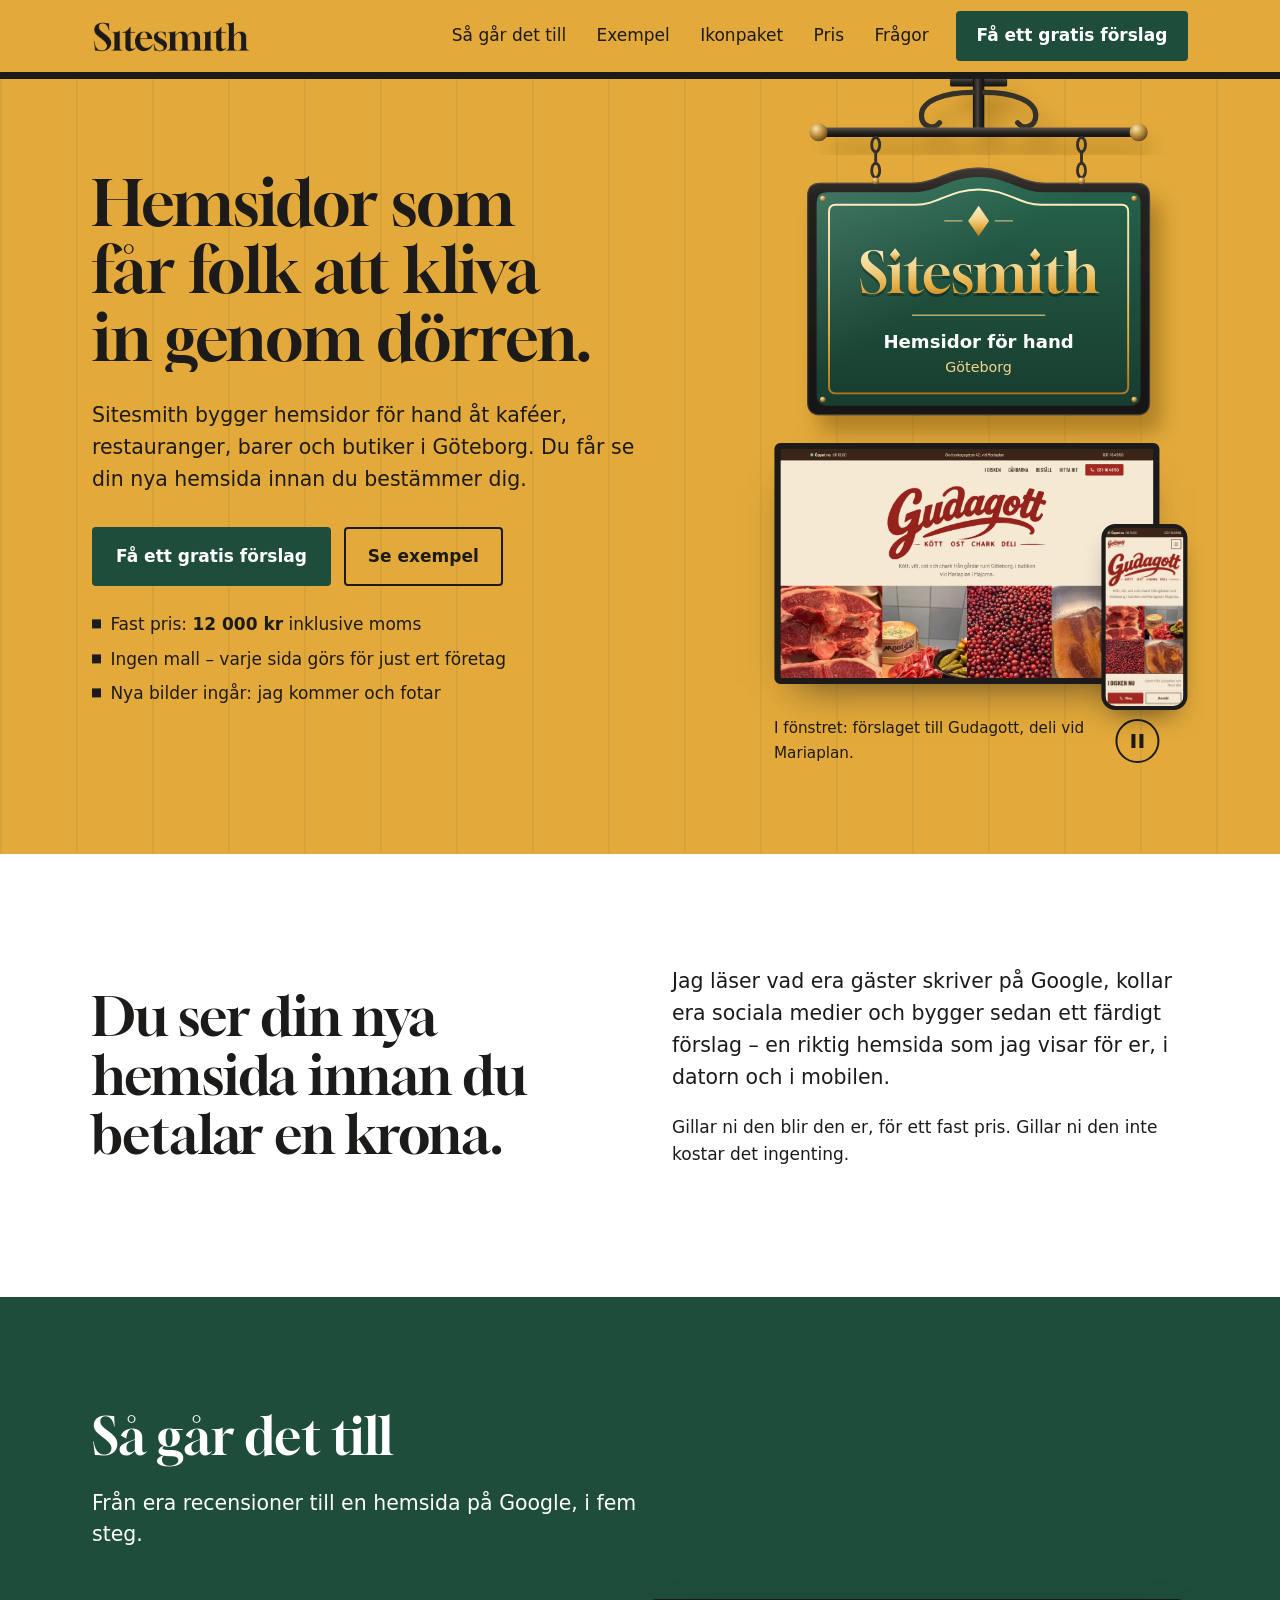
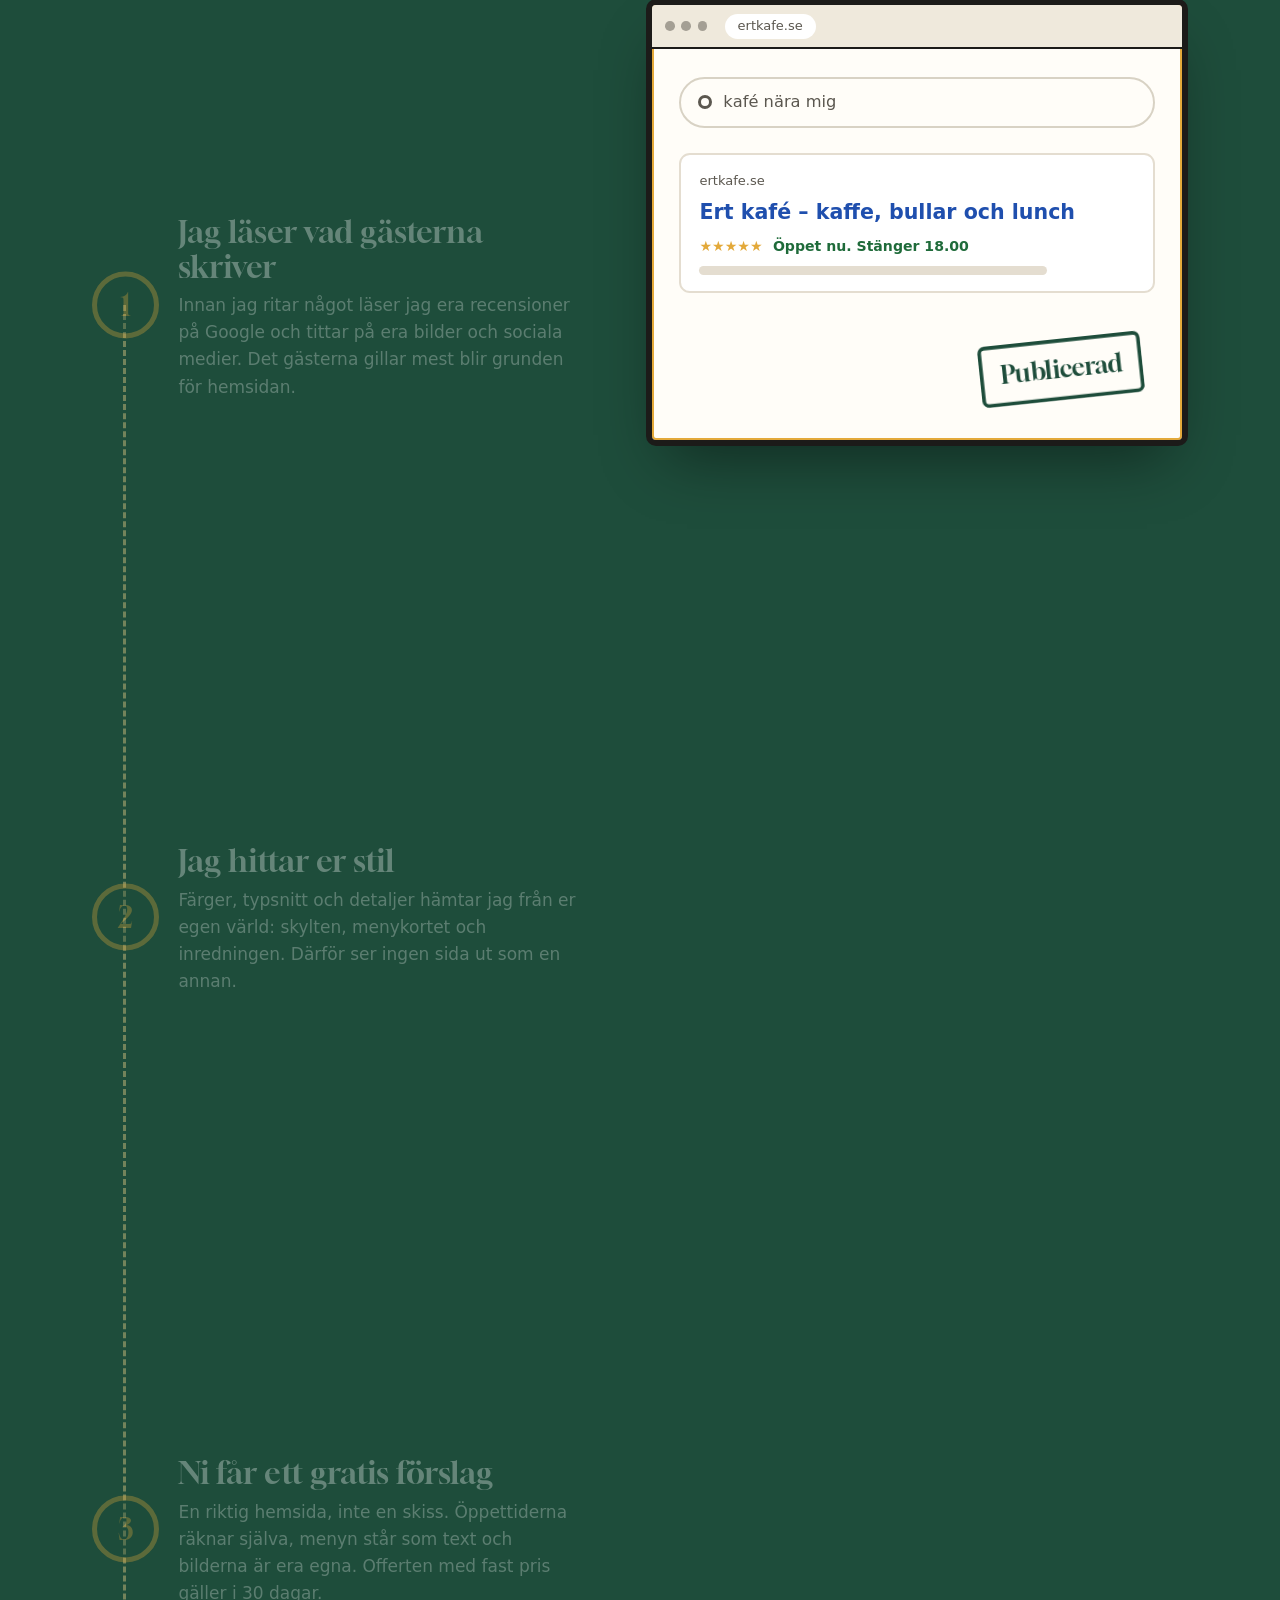
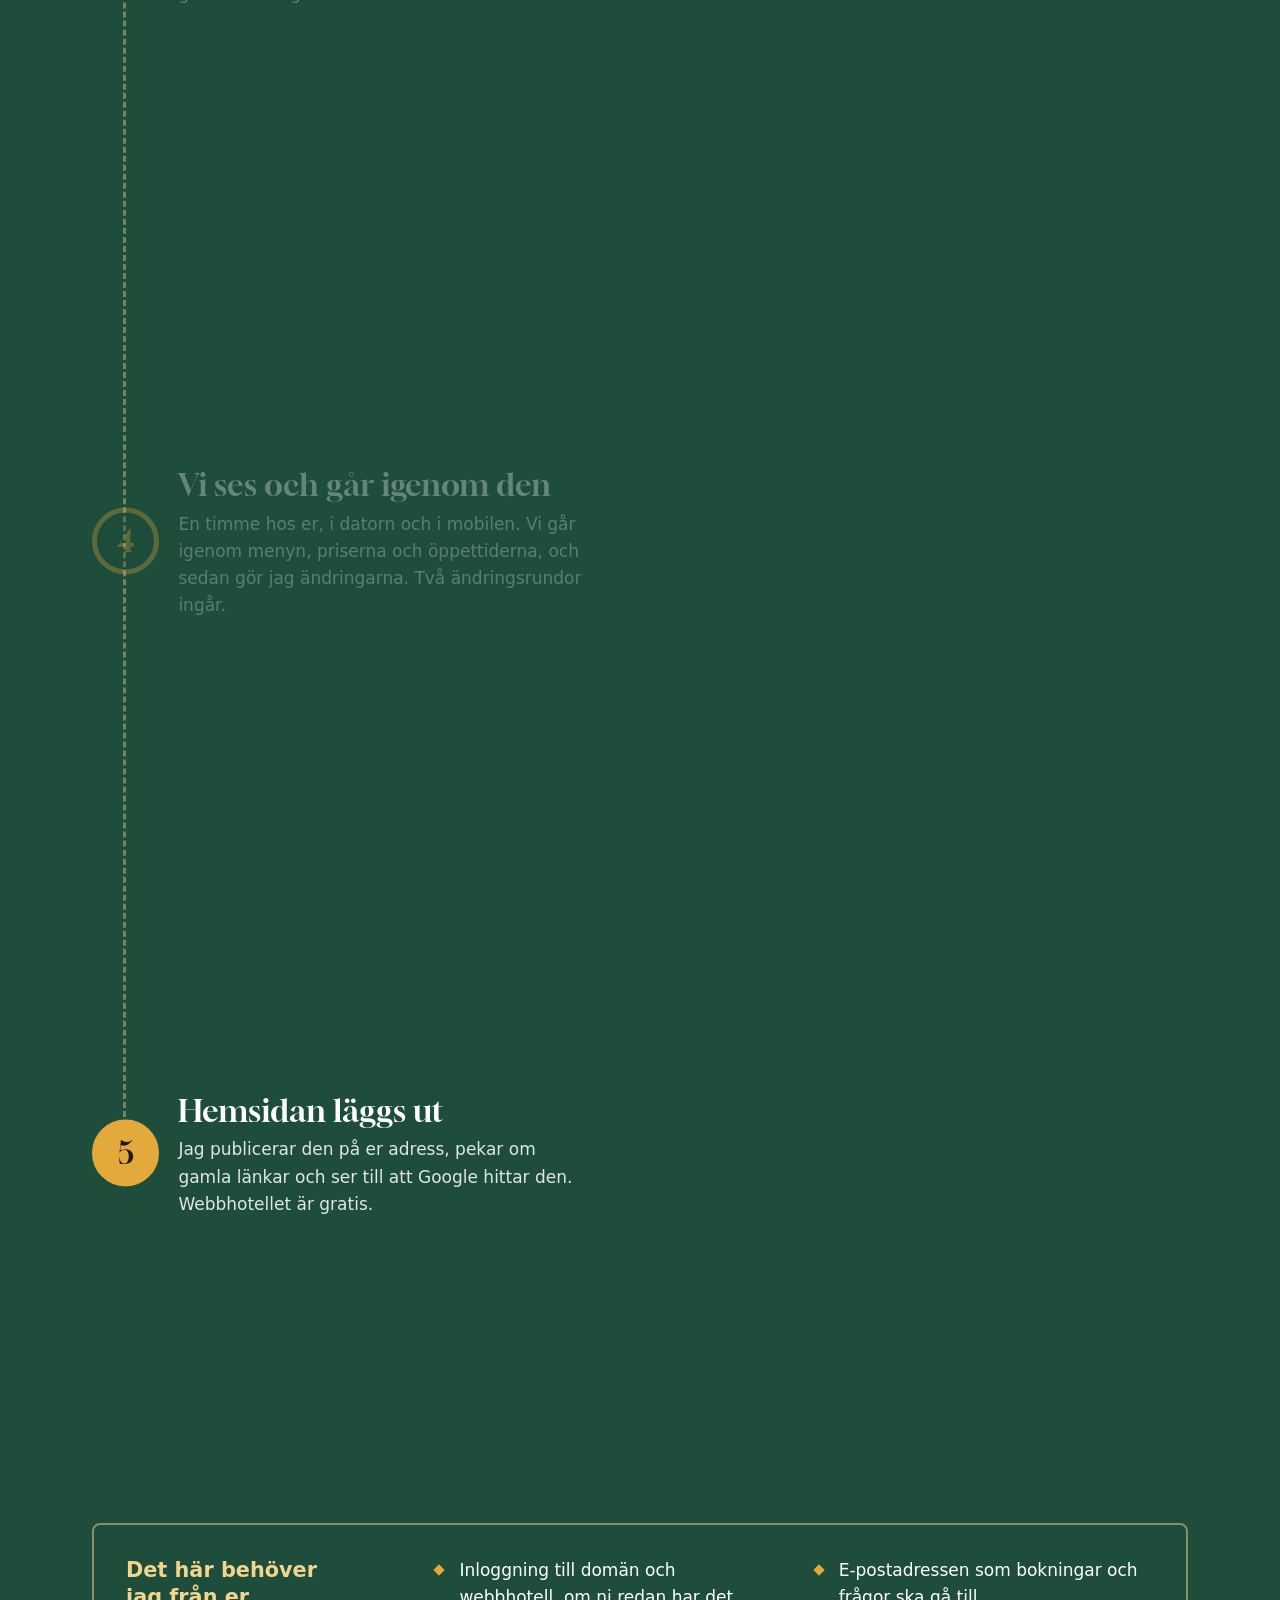
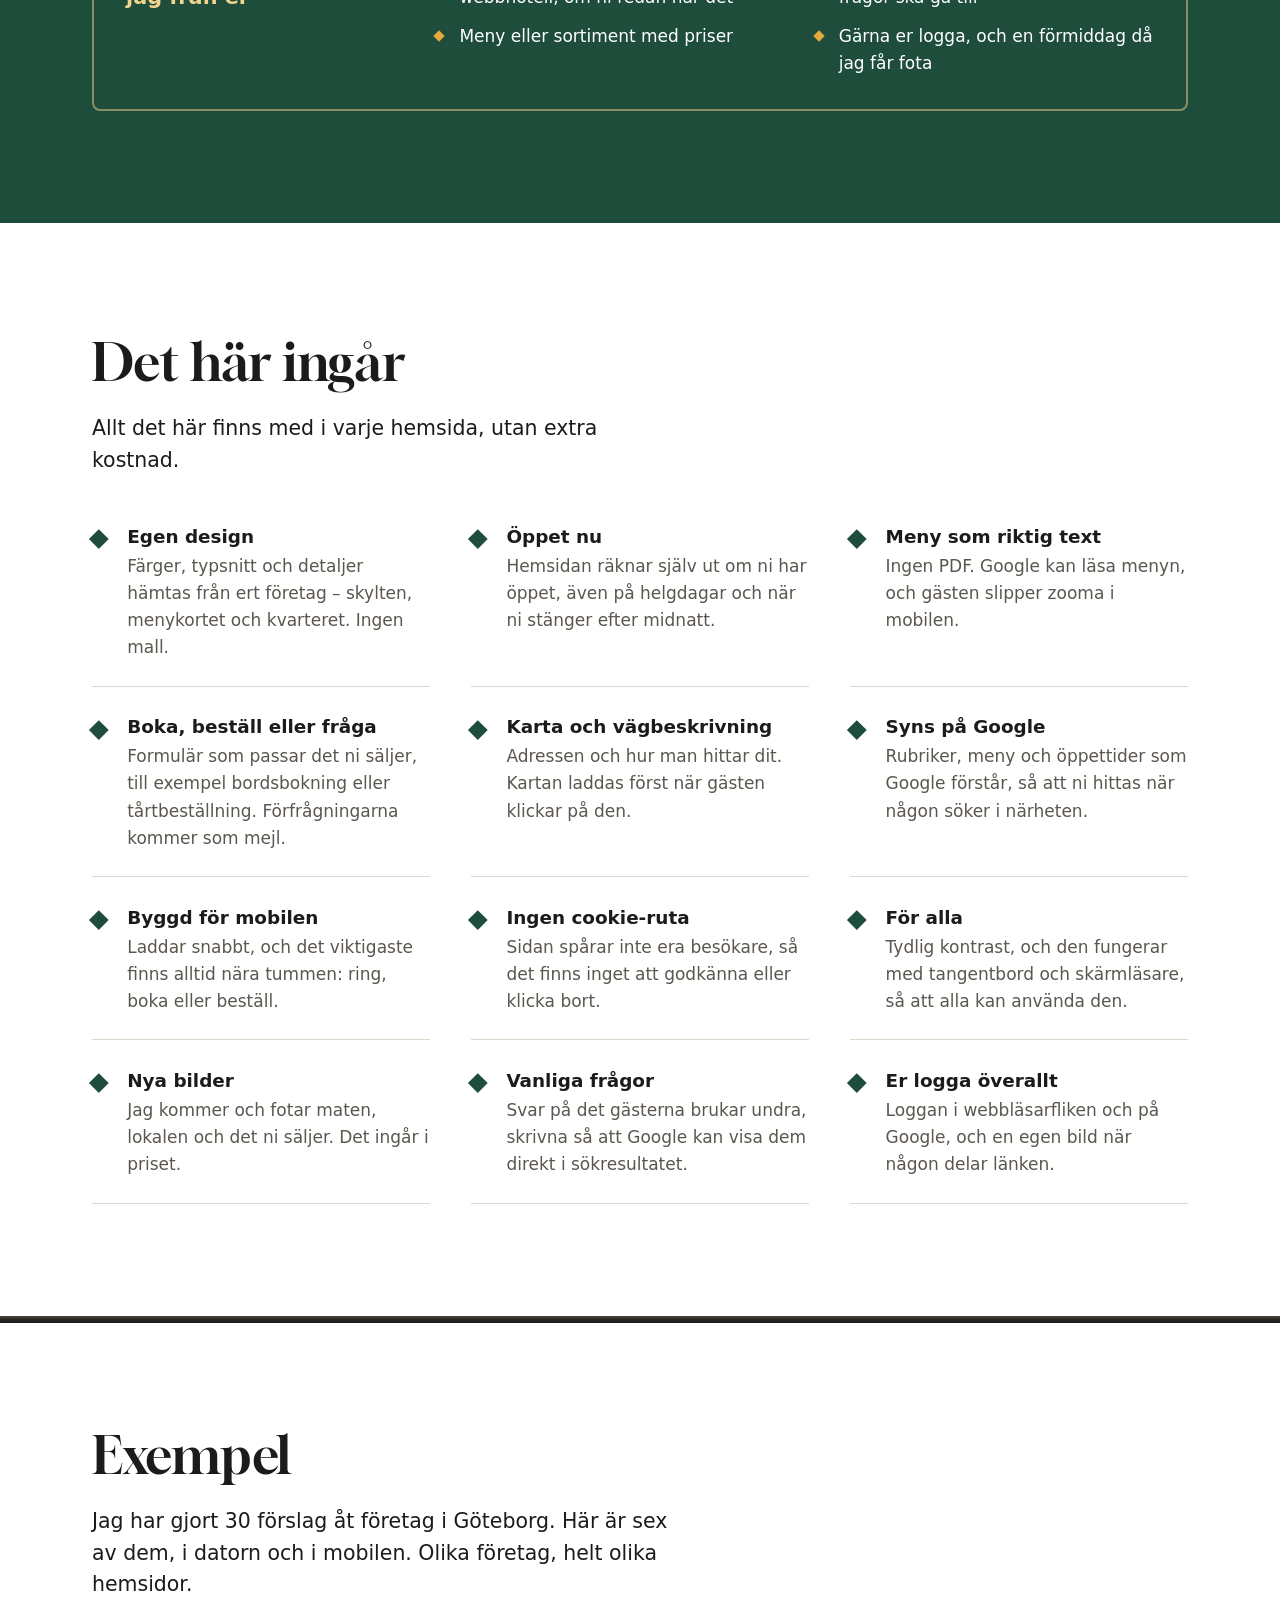
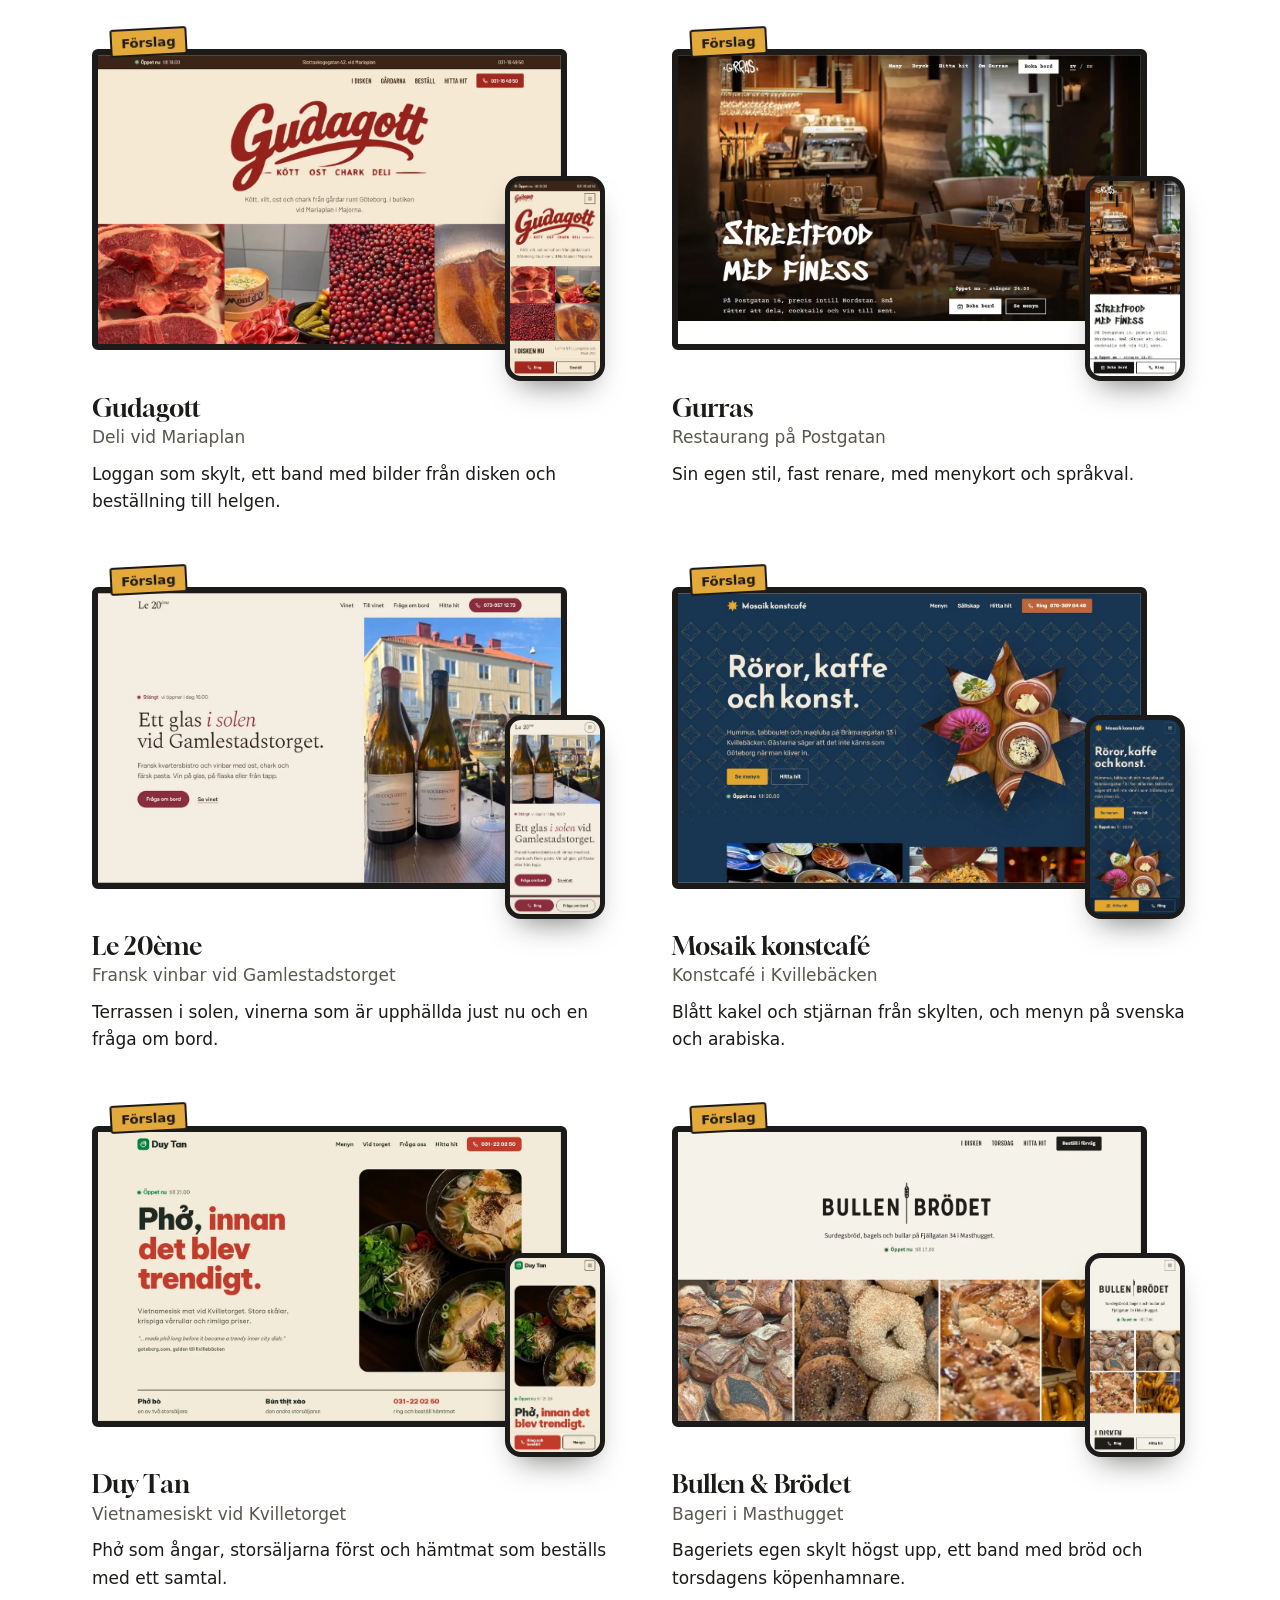
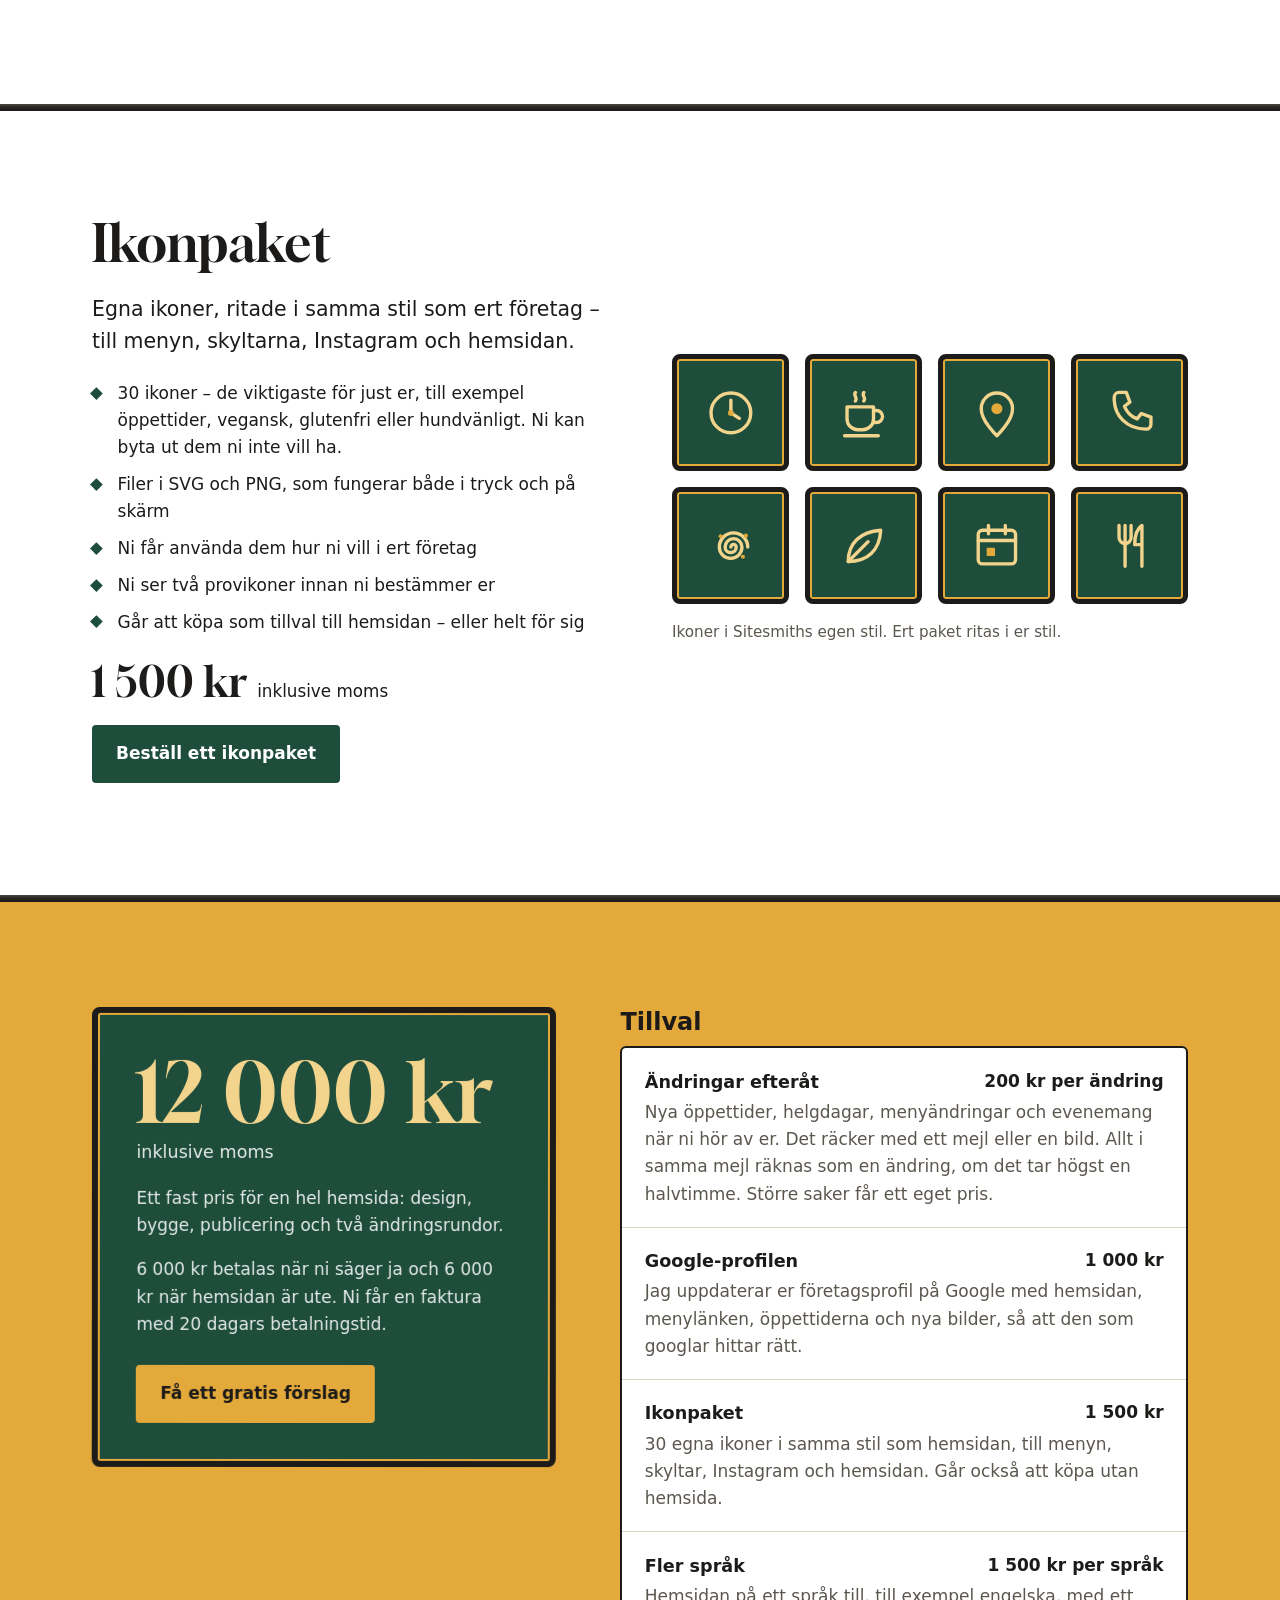
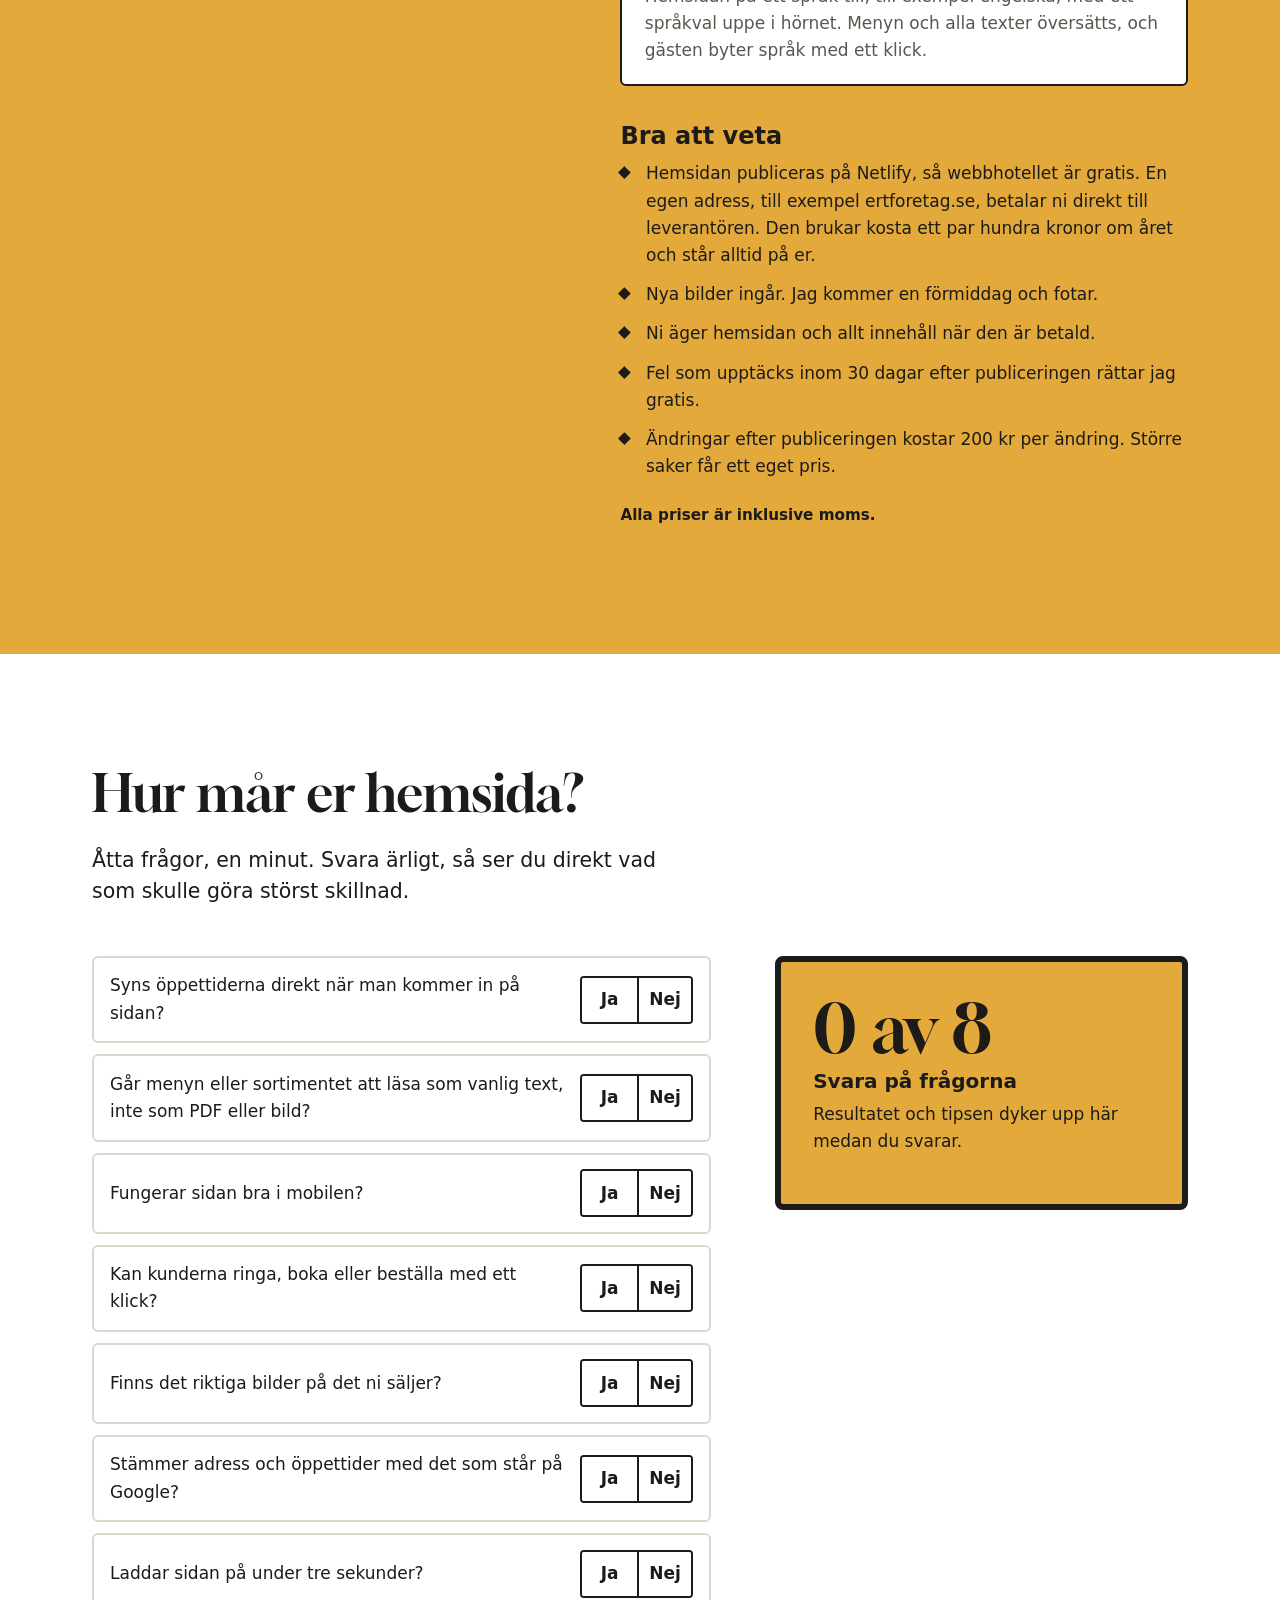
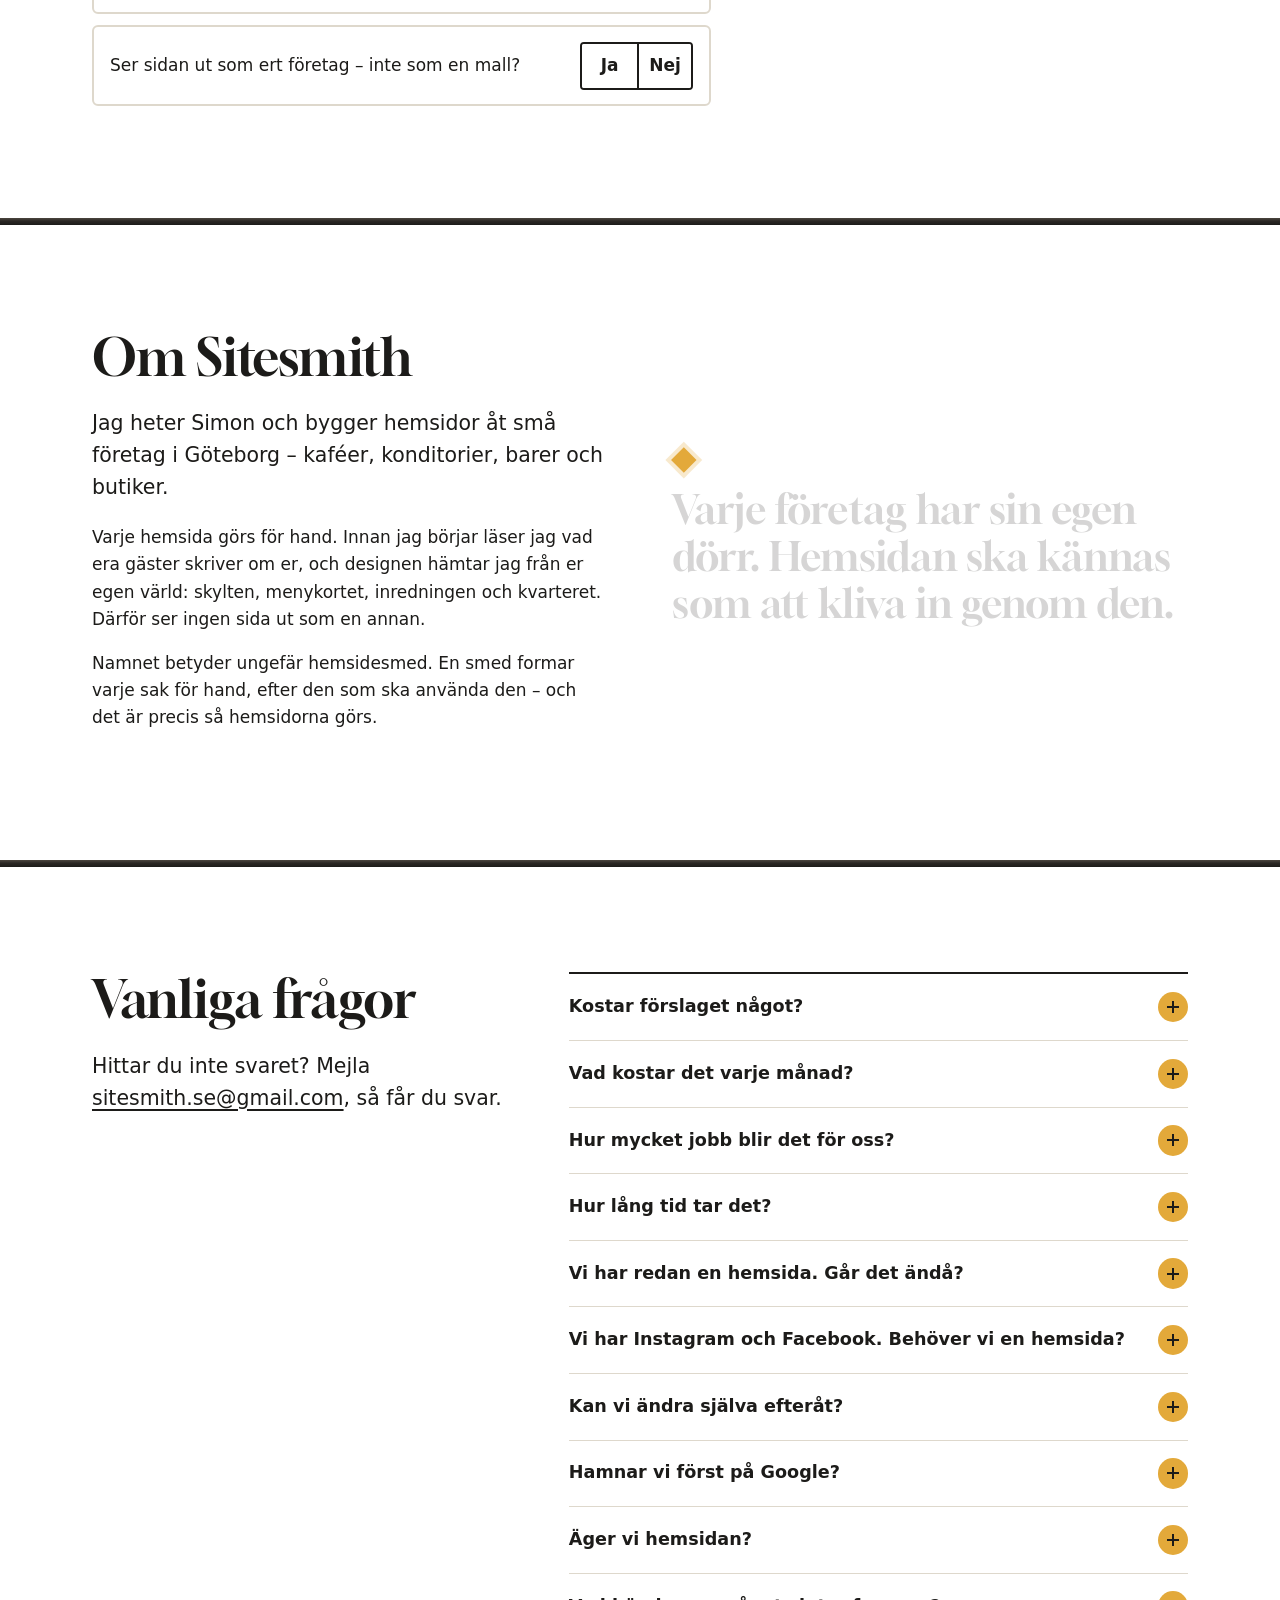
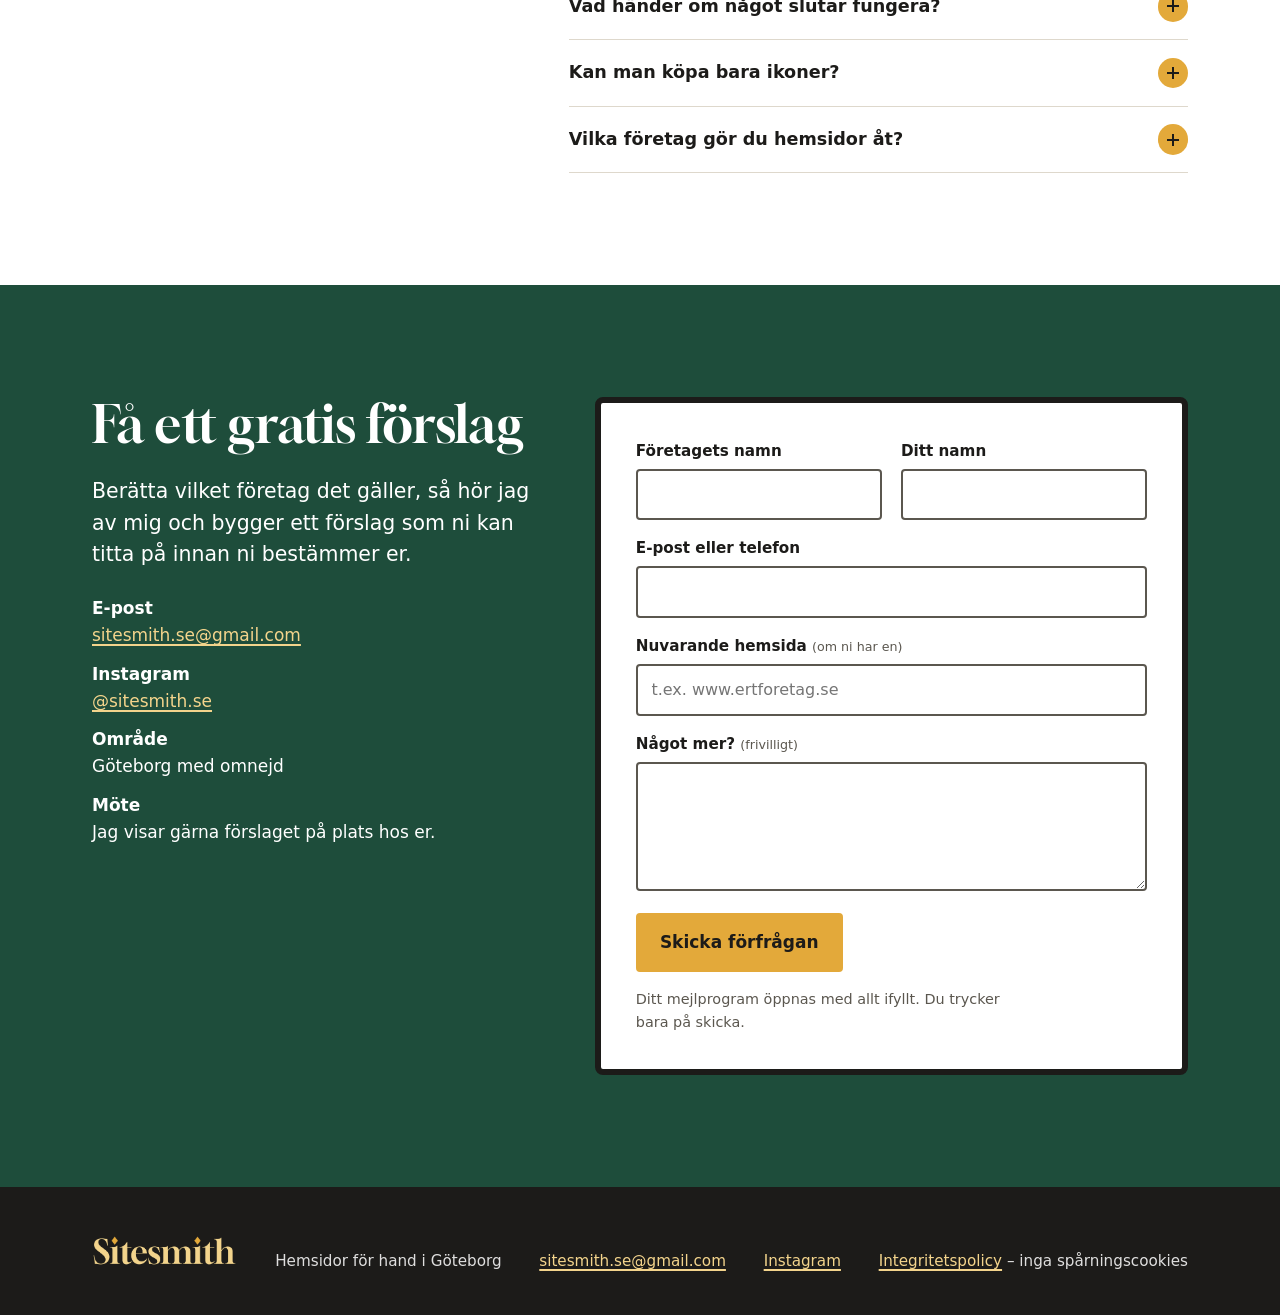
<file: index.html>
<!doctype html>
<html lang="sv">
<head>
  <meta charset="utf-8">
  <meta name="viewport" content="width=device-width, initial-scale=1">
  <title>Sitesmith – hemsidor för hand åt företag i Göteborg</title>
  <meta name="description" content="Sitesmith bygger hemsidor för hand åt kaféer, restauranger, barer och butiker i Göteborg. Gratis förslag innan du bestämmer dig. Fast pris 12 000 kr inklusive moms, och nya bilder ingår.">
  <meta name="theme-color" content="#e3a93a">
  <link rel="canonical" href="https://sitesmith.se/">
  <meta property="og:type" content="website">
  <meta property="og:locale" content="sv_SE">
  <meta property="og:title" content="Sitesmith – hemsidor för hand i Göteborg">
  <meta property="og:description" content="Hemsidor som får folk att kliva in genom dörren. Gratis förslag innan du bestämmer dig.">
  <meta property="og:image" content="https://sitesmith.se/img/dela.png">
  <meta property="og:url" content="https://sitesmith.se/">
  <link rel="icon" href="img/favicon.svg" type="image/svg+xml">
  <link rel="icon" href="img/favicon-96.png" type="image/png" sizes="96x96">
  <link rel="apple-touch-icon" href="img/apple-touch-icon.png">
  <link rel="preconnect" href="https://fonts.bunny.net">
  <link rel="stylesheet" href="https://fonts.bunny.net/css?family=gloock:400|schibsted-grotesk:400,500,700&amp;display=swap">
  <link rel="stylesheet" href="css/style.css">
  <script type="application/ld+json">
  {
    "@context": "https://schema.org",
    "@type": "ProfessionalService",
    "name": "Sitesmith",
    "description": "Hemsidor för hand åt kaféer, restauranger, barer och butiker i Göteborg.",
    "url": "https://sitesmith.se/",
    "image": "https://sitesmith.se/img/dela.png",
    "email": "sitesmith.se@gmail.com",
    "areaServed": { "@type": "City", "name": "Göteborg" },
    "priceRange": "12 000 kr",
    "makesOffer": {
      "@type": "Offer",
      "name": "Ny hemsida, inklusive publicering",
      "price": "12000",
      "priceCurrency": "SEK",
      "priceSpecification": { "@type": "PriceSpecification", "price": "12000", "priceCurrency": "SEK", "valueAddedTaxIncluded": true }
    },
    "sameAs": ["https://www.instagram.com/sitesmith.se/"]
  }
  </script>
</head>
<body>
<a class="hoppa" href="#innehall">Hoppa till innehållet</a>

<header class="sidhuvud">
  <div class="behallare">
    <a class="logga" href="index.html"><img src="img/logga.png" alt="Sitesmith" width="159" height="34"></a>
    <nav aria-label="Huvudmeny">
      <ul class="meny">
        <li><a href="#sa-gar-det-till">Så går det till</a></li>
        <li><a href="#exempel">Exempel</a></li>
        <li><a href="#ikoner">Ikonpaket</a></li>
        <li><a href="#pris">Pris</a></li>
        <li><a href="#fragor">Frågor</a></li>
        <li><a class="knapp" href="#kontakt">Få ett gratis förslag</a></li>
      </ul>
    </nav>
  </div>
</header>

<main id="innehall">

  <section class="hero">
    <div class="behallare hero-rutnat">
      <div class="hero-text">
        <h1>Hemsidor som får folk att kliva in genom dörren.</h1>
        <p class="lead">Sitesmith bygger hemsidor för hand åt kaféer, restauranger, barer och butiker i Göteborg. Du får se din nya hemsida innan du bestämmer dig.</p>
        <div class="hero-knappar">
          <a class="knapp" href="#kontakt">Få ett gratis förslag</a>
          <a class="knapp knapp--ljus" href="#exempel">Se exempel</a>
        </div>
        <ul class="hero-fakta">
          <li><span>Fast pris: <strong data-pris>12&nbsp;000 kr</strong> inklusive moms</span></li>
          <li>Ingen mall – varje sida görs för just ert företag</li>
          <li>Nya bilder ingår: jag kommer och fotar</li>
        </ul>
      </div>

      <div class="skylt" aria-hidden="true">
        <svg viewBox="0 0 440 380" focusable="false">
          <defs>
            <linearGradient id="g-stang" x1="0" y1="0" x2="1" y2="0">
              <stop offset="0" stop-color="#121110"/><stop offset=".42" stop-color="#4c463f"/><stop offset=".6" stop-color="#2a2724"/><stop offset="1" stop-color="#121110"/>
            </linearGradient>
            <linearGradient id="g-ror" x1="0" y1="0" x2="0" y2="1">
              <stop offset="0" stop-color="#5e574f"/><stop offset=".45" stop-color="#2c2926"/><stop offset="1" stop-color="#121110"/>
            </linearGradient>
            <linearGradient id="g-ram" x1="0" y1="0" x2="0" y2="1">
              <stop offset="0" stop-color="#3d3833"/><stop offset=".12" stop-color="#252220"/><stop offset="1" stop-color="#161412"/>
            </linearGradient>
            <linearGradient id="g-bradan" x1="0" y1="0" x2="0" y2="1">
              <stop offset="0" stop-color="#26644c"/><stop offset=".55" stop-color="#1e4d3b"/><stop offset="1" stop-color="#173d2f"/>
            </linearGradient>
            <linearGradient id="g-guld" x1="0" y1="0" x2="0" y2="1">
              <stop offset="0" stop-color="#fff0c4"/><stop offset=".42" stop-color="#f3d48c"/><stop offset=".72" stop-color="#e3a93a"/><stop offset="1" stop-color="#b27622"/>
            </linearGradient>
            <linearGradient id="g-sken" x1="0" y1="0" x2="1" y2="1">
              <stop offset="0" stop-color="#fff" stop-opacity=".14"/><stop offset=".45" stop-color="#fff" stop-opacity="0"/>
            </linearGradient>
            <radialGradient id="g-massing" cx=".35" cy=".3" r=".75">
              <stop offset="0" stop-color="#f7e4b0"/><stop offset=".5" stop-color="#c3943f"/><stop offset="1" stop-color="#5e441b"/>
            </radialGradient>
            <filter id="f-skugga" x="-15%" y="-15%" width="140%" height="145%">
              <feDropShadow dx="12" dy="18" stdDeviation="10" flood-color="#5a3d0c" flood-opacity=".38"/>
            </filter>
          </defs>

          <!-- fästet i järnstången -->
          <g filter="url(#f-skugga)">
            <rect x="190" y="0" width="60" height="9" rx="2" fill="url(#g-ror)"/>
            <rect x="214" y="0" width="12" height="58" fill="url(#g-stang)"/>
            <path d="M214 15 C 184 15, 160 24, 160 39 C 160 51, 173 55, 179 47" fill="none" stroke="#35302c" stroke-width="5.5" stroke-linecap="round"/>
            <path d="M226 15 C 256 15, 280 24, 280 39 C 280 51, 267 55, 261 47" fill="none" stroke="#35302c" stroke-width="5.5" stroke-linecap="round"/>
            <rect x="52" y="52" width="336" height="10" rx="5" fill="url(#g-ror)"/>
          </g>
          <circle cx="52" cy="57" r="9.5" fill="url(#g-massing)"/>
          <circle cx="388" cy="57" r="9.5" fill="url(#g-massing)"/>

          <!-- skylten som gungar till en gång -->
          <g class="skylt-gungar">
            <g fill="none" stroke="#35302c" stroke-width="3">
              <ellipse cx="112" cy="70" rx="4.2" ry="7.5"/>
              <ellipse cx="112" cy="97" rx="4.2" ry="7.5"/>
              <ellipse cx="328" cy="70" rx="4.2" ry="7.5"/>
              <ellipse cx="328" cy="97" rx="4.2" ry="7.5"/>
            </g>
            <rect x="110.5" y="76" width="3" height="15" rx="1.5" fill="#35302c"/>
            <rect x="326.5" y="76" width="3" height="15" rx="1.5" fill="#35302c"/>

            <path filter="url(#f-skugga)" fill="url(#g-ram)" d="M40 124 Q40 110 54 110 H150 C176 110 188 94 220 94 C252 94 264 110 290 110 H386 Q400 110 400 124 V340 Q400 354 386 354 H54 Q40 354 40 340 Z"/>
            <path fill="none" stroke="#6d655b" stroke-opacity=".5" stroke-width="1.2" d="M40.6 124 Q40.6 110.6 54 110.6 H150 C176 110.6 188 94.6 220 94.6 C252 94.6 264 110.6 290 110.6 H386 Q399.4 110.6 399.4 124 V340 Q399.4 353.4 386 353.4 H54 Q40.6 353.4 40.6 340 Z"/>
            <circle cx="112" cy="108" r="3.6" fill="url(#g-massing)"/>
            <circle cx="328" cy="108" r="3.6" fill="url(#g-massing)"/>

            <path fill="url(#g-bradan)" d="M50 131 Q50 120 61 120 H152 C177 120 189 104 220 104 C251 104 263 120 288 120 H379 Q390 120 390 131 V333 Q390 344 379 344 H61 Q50 344 50 333 Z"/>
            <path fill="none" stroke="url(#g-guld)" stroke-width="2" d="M63 140 Q63 133 70 133 H154 C178 133 190 117 220 117 C250 117 262 133 286 133 H370 Q377 133 377 140 V324 Q377 331 370 331 H70 Q63 331 63 324 Z"/>
            <circle cx="56.5" cy="126.5" r="3" fill="url(#g-massing)"/>
            <circle cx="383.5" cy="126.5" r="3" fill="url(#g-massing)"/>
            <circle cx="56.5" cy="337.5" r="3" fill="url(#g-massing)"/>
            <circle cx="383.5" cy="337.5" r="3" fill="url(#g-massing)"/>

            <!-- märket i krönet -->
            <g class="skylt-marke">
              <path d="M220 134 L231 150 L220 166 L209 150 Z" fill="url(#g-guld)"/>
              <path d="M184 150 H203 M237 150 H256" stroke="#f3d48c" stroke-opacity=".75" stroke-width="1.5"/>
            </g>

            <text x="220" y="229" text-anchor="middle" font-family="Gloock, Georgia, serif" font-size="58" fill="#0b2119" fill-opacity=".55">S&#305;tesm&#305;th</text>
            <text x="220" y="226" text-anchor="middle" font-family="Gloock, Georgia, serif" font-size="58" fill="url(#g-guld)">S&#305;tesm&#305;th</text>
            <path d="M132.34 181.59L137.74 188.61L132.34 195.63L126.94 188.61ZM279.37 181.59L284.77 188.61L279.37 195.63L273.97 188.61Z" fill="#0b2119" fill-opacity=".55"/>
            <path d="M132.34 178.59L137.74 185.61L132.34 192.63L126.94 185.61ZM279.37 178.59L284.77 185.61L279.37 192.63L273.97 185.61Z" fill="url(#g-guld)"/>
            <path d="M150 249 H290" stroke="#f3d48c" stroke-opacity=".7" stroke-width="1.5"/>
            <text x="220" y="283" text-anchor="middle" font-family="'Schibsted Grotesk', system-ui, sans-serif" font-weight="700" font-size="19" fill="#ffffff">Hemsidor för hand</text>
            <text x="220" y="309" text-anchor="middle" font-family="'Schibsted Grotesk', system-ui, sans-serif" font-weight="500" font-size="15" fill="#f3d48c">Göteborg</text>

            <path fill="url(#g-sken)" d="M50 131 Q50 120 61 120 H152 C177 120 189 104 220 104 C251 104 263 120 288 120 H379 Q390 120 390 131 V333 Q390 344 379 344 H61 Q50 344 50 333 Z"/>
          </g>
        </svg>
      </div>

      <!-- Skyltfönstret: förslagen visas ett i taget (fylls av js/site.js från exemplen i data.js) -->
      <figure class="hero-fonster" data-hero-fonster hidden>
        <a class="hf-glas" href="#exempel" aria-label="Se alla exempel"><span class="hf-bild aktiv">
      <img class="hf-dator" src="img/exempel/gudagott.webp" alt="" width="1200" height="750">
      <img class="hf-mobil" src="img/exempel/gudagott-mobil.webp" alt="" width="390" height="844"></span><span class="hf-bild">
      <img class="hf-dator" src="img/exempel/gurras.webp" alt="" width="1200" height="750" loading="lazy">
      <img class="hf-mobil" src="img/exempel/gurras-mobil.webp" alt="" width="390" height="844" loading="lazy"></span><span class="hf-bild">
      <img class="hf-dator" src="img/exempel/le20eme.webp" alt="" width="1200" height="750" loading="lazy">
      <img class="hf-mobil" src="img/exempel/le20eme-mobil.webp" alt="" width="390" height="844" loading="lazy"></span><span class="hf-bild">
      <img class="hf-dator" src="img/exempel/mosaik.webp" alt="" width="1200" height="750" loading="lazy">
      <img class="hf-mobil" src="img/exempel/mosaik-mobil.webp" alt="" width="390" height="844" loading="lazy"></span><span class="hf-bild">
      <img class="hf-dator" src="img/exempel/duytan.webp" alt="" width="1200" height="750" loading="lazy">
      <img class="hf-mobil" src="img/exempel/duytan-mobil.webp" alt="" width="390" height="844" loading="lazy"></span><span class="hf-bild">
      <img class="hf-dator" src="img/exempel/bullen.webp" alt="" width="1200" height="750" loading="lazy">
      <img class="hf-mobil" src="img/exempel/bullen-mobil.webp" alt="" width="390" height="844" loading="lazy"></span></a>
        <figcaption><span data-hf-text>I fönstret: förslaget till Gudagott, deli vid Mariaplan.</span></figcaption>
      </figure>
    </div>
  </section>

  <section class="sektion" aria-labelledby="forslag-rubrik">
    <div class="behallare forslag-rutnat">
      <h2 class="forslag-lofte" id="forslag-rubrik">Du ser din nya hemsida innan du betalar en krona.</h2>
      <div>
        <p class="lead">Jag läser vad era gäster skriver på Google, kollar era sociala medier och bygger sedan ett färdigt förslag – en riktig hemsida som jag visar för er, i datorn och i mobilen.</p>
        <p>Gillar ni den blir den er, för ett fast pris. Gillar ni den inte kostar det ingenting.</p>
      </div>
    </div>
  </section>

  <section class="sektion sektion--gron berattelse" id="sa-gar-det-till" aria-labelledby="steg-rubrik">
    <div class="behallare">
      <div class="sektionshuvud">
        <h2 id="steg-rubrik">Så går det till</h2>
        <p class="lead">Från era recensioner till en hemsida på Google, i fem steg.</p>
      </div>
      <div class="berattelse-rutnat" data-berattelse>
        <ol class="kapitel">
          <li data-kapitel="0"><span class="kapitel-nr" aria-hidden="true">1</span><h3>Jag läser vad gästerna skriver</h3><p>Innan jag ritar något läser jag era recensioner på Google och tittar på era bilder och sociala medier. Det gästerna gillar mest blir grunden för hemsidan.</p></li>
          <li data-kapitel="1"><span class="kapitel-nr" aria-hidden="true">2</span><h3>Jag hittar er stil</h3><p>Färger, typsnitt och detaljer hämtar jag från er egen värld: skylten, menykortet och inredningen. Därför ser ingen sida ut som en annan.</p></li>
          <li data-kapitel="2"><span class="kapitel-nr" aria-hidden="true">3</span><h3>Ni får ett gratis förslag</h3><p>En riktig hemsida, inte en skiss. Öppettiderna räknar själva, menyn står som text och bilderna är era egna. Offerten med fast pris gäller i 30 dagar.</p></li>
          <li data-kapitel="3"><span class="kapitel-nr" aria-hidden="true">4</span><h3>Vi ses och går igenom den</h3><p>En timme hos er, i datorn och i mobilen. Vi går igenom menyn, priserna och öppettiderna, och sedan gör jag ändringarna. Två ändringsrundor ingår.</p></li>
          <li data-kapitel="4"><span class="kapitel-nr" aria-hidden="true">5</span><h3>Hemsidan läggs ut</h3><p>Jag publicerar den på er adress, pekar om gamla länkar och ser till att Google hittar den. Webbhotellet är gratis.</p></li>
        </ol>

        <!-- Verkstaden: en bild som byggs upp kapitel för kapitel (bara dekor, texten står till vänster) -->
        <div class="scen" aria-hidden="true" data-scen data-aktiv="2">
          <div class="scen-fonster">
            <div class="scen-list"><i></i><i></i><i></i><span>ertkafe.se</span></div>
            <div class="scen-yta">

              <div class="lager lager-0" data-lager="0">
                <div class="omdome"><b>★★★★★</b><span></span><span class="kort"></span></div>
                <div class="omdome"><b>★★★★★</b><span></span><span class="kort"></span></div>
                <div class="omdome"><b>★★★★☆</b><span></span><span class="kort"></span></div>
                <div class="ordmoln"><em>kanelbullar</em><em>mysigt</em><em>uteservering</em><em>trevlig personal</em><em>bästa kaffet</em></div>
              </div>

              <div class="lager lager-1" data-lager="1">
                <div class="farger"><i class="f1"></i><i class="f2"></i><i class="f3"></i><i class="f4"></i></div>
                <div class="typprov"><b>Aa</b><span>Rubriker från skylten</span></div>
                <div class="miniskylt"><span>Ert kafé</span></div>
              </div>

              <div class="lager lager-2" data-lager="2">
                <div class="bygge-nav"><b></b><span></span><span></span><span></span></div>
                <div class="bygge-hero">
                  <div class="bygge-text"><span class="rad-stor"></span><span class="rad-stor kort"></span><span class="oppet-nu"><i></i>Öppet nu</span></div>
                  <div class="bygge-bild"></div>
                </div>
                <div class="bygge-meny"><span></span><span></span><span></span><span></span></div>
              </div>

              <div class="lager lager-3" data-lager="3">
                <div class="mote-dator"><span class="rad-stor"></span><span></span><span class="oppet-nu"><i></i>Öppet nu</span><div class="mote-rad"><span class="mote-bild"></span><span class="mote-bild"></span></div></div>
                <div class="mote-mobil"><span class="rad-stor"></span><span></span><span></span><span class="knapp-liten"></span></div>
                <div class="pratbubbla">Kan menyn stå först?</div>
                <div class="bock"><i></i>Ändrat</div>
              </div>

              <div class="lager lager-4" data-lager="4">
                <div class="sok"><span>kafé nära mig</span></div>
                <div class="traff">
                  <small>ertkafe.se</small>
                  <b>Ert kafé – kaffe, bullar och lunch</b>
                  <span class="traff-rad"><i>★★★★★</i> Öppet nu. Stänger 18.00</span>
                  <span class="traff-text"></span>
                </div>
                <div class="stampel">Publicerad</div>
              </div>

            </div>
          </div>
        </div>
      </div>

      <div class="behover">
        <h3>Det här behöver jag från er</h3>
        <ul>
          <li>Inloggning till domän och webbhotell, om ni redan har det</li>
          <li>E-postadressen som bokningar och frågor ska gå till</li>
          <li>Meny eller sortiment med priser</li>
          <li>Gärna er logga, och en förmiddag då jag får fota</li>
        </ul>
      </div>
    </div>
  </section>

  <section class="sektion" id="ingar" aria-labelledby="ingar-rubrik">
    <div class="behallare">
      <div class="sektionshuvud">
        <h2 id="ingar-rubrik">Det här ingår</h2>
        <p class="lead">Allt det här finns med i varje hemsida, utan extra kostnad.</p>
      </div>
      <ul class="ingar">
        <li><h3>Egen design</h3><p>Färger, typsnitt och detaljer hämtas från ert företag – skylten, menykortet och kvarteret. Ingen mall.</p></li>
        <li><h3>Öppet nu</h3><p>Hemsidan räknar själv ut om ni har öppet, även på helgdagar och när ni stänger efter midnatt.</p></li>
        <li><h3>Meny som riktig text</h3><p>Ingen PDF. Google kan läsa menyn, och gästen slipper zooma i mobilen.</p></li>
        <li><h3>Boka, beställ eller fråga</h3><p>Formulär som passar det ni säljer, till exempel bordsbokning eller tårtbeställning. Förfrågningarna kommer som mejl.</p></li>
        <li><h3>Karta och vägbeskrivning</h3><p>Adressen och hur man hittar dit. Kartan laddas först när gästen klickar på den.</p></li>
        <li><h3>Syns på Google</h3><p>Rubriker, meny och öppettider som Google förstår, så att ni hittas när någon söker i närheten.</p></li>
        <li><h3>Byggd för mobilen</h3><p>Laddar snabbt, och det viktigaste finns alltid nära tummen: ring, boka eller beställ.</p></li>
        <li><h3>Ingen cookie-ruta</h3><p>Sidan spårar inte era besökare, så det finns inget att godkänna eller klicka bort.</p></li>
        <li><h3>För alla</h3><p>Tydlig kontrast, och den fungerar med tangentbord och skärmläsare, så att alla kan använda den.</p></li>
        <li><h3>Nya bilder</h3><p>Jag kommer och fotar maten, lokalen och det ni säljer. Det ingår i priset.</p></li>
        <li><h3>Vanliga frågor</h3><p>Svar på det gästerna brukar undra, skrivna så att Google kan visa dem direkt i sökresultatet.</p></li>
        <li><h3>Er logga överallt</h3><p>Loggan i webbläsarfliken och på Google, och en egen bild när någon delar länken.</p></li>
      </ul>
    </div>
  </section>

  <section class="sektion sektion--kant" id="exempel" aria-labelledby="exempel-rubrik">
    <div class="behallare">
      <div class="sektionshuvud">
        <h2 id="exempel-rubrik">Exempel</h2>
        <p class="lead">Jag har gjort <span data-antal-forslag>30</span> förslag åt företag i Göteborg. Här är sex av dem, i datorn och i mobilen. Olika företag, helt olika hemsidor.</p>
      </div>
      <div class="fonster-rutnat" data-exempel>
      <figure class="fonster">
        <div class="fonster-enheter">
          <div class="fonster-ram"><img src="img/exempel/gudagott.webp" alt="Förslag på hemsida för Gudagott, i datorn" width="1200" height="750" loading="lazy"></div>
          <div class="fonster-mobil"><img src="img/exempel/gudagott-mobil.webp" alt="Samma förslag i mobilen" width="390" height="844" loading="lazy"></div>
          <span class="lapp" aria-hidden="true">Förslag</span>
        </div>
        <figcaption>
          <h3>Gudagott</h3>
          <p class="plats">Deli vid Mariaplan</p>
          <p>Loggan som skylt, ett band med bilder från disken och beställning till helgen.</p>
          
        </figcaption>
      </figure>
      <figure class="fonster">
        <div class="fonster-enheter">
          <div class="fonster-ram"><img src="img/exempel/gurras.webp" alt="Förslag på hemsida för Gurras, i datorn" width="1200" height="750" loading="lazy"></div>
          <div class="fonster-mobil"><img src="img/exempel/gurras-mobil.webp" alt="Samma förslag i mobilen" width="390" height="844" loading="lazy"></div>
          <span class="lapp" aria-hidden="true">Förslag</span>
        </div>
        <figcaption>
          <h3>Gurras</h3>
          <p class="plats">Restaurang på Postgatan</p>
          <p>Sin egen stil, fast renare, med menykort och språkval.</p>
          
        </figcaption>
      </figure>
      <figure class="fonster">
        <div class="fonster-enheter">
          <div class="fonster-ram"><img src="img/exempel/le20eme.webp" alt="Förslag på hemsida för Le 20ème, i datorn" width="1200" height="750" loading="lazy"></div>
          <div class="fonster-mobil"><img src="img/exempel/le20eme-mobil.webp" alt="Samma förslag i mobilen" width="390" height="844" loading="lazy"></div>
          <span class="lapp" aria-hidden="true">Förslag</span>
        </div>
        <figcaption>
          <h3>Le 20ème</h3>
          <p class="plats">Fransk vinbar vid Gamlestadstorget</p>
          <p>Terrassen i solen, vinerna som är upphällda just nu och en fråga om bord.</p>
          
        </figcaption>
      </figure>
      <figure class="fonster">
        <div class="fonster-enheter">
          <div class="fonster-ram"><img src="img/exempel/mosaik.webp" alt="Förslag på hemsida för Mosaik konstcafé, i datorn" width="1200" height="750" loading="lazy"></div>
          <div class="fonster-mobil"><img src="img/exempel/mosaik-mobil.webp" alt="Samma förslag i mobilen" width="390" height="844" loading="lazy"></div>
          <span class="lapp" aria-hidden="true">Förslag</span>
        </div>
        <figcaption>
          <h3>Mosaik konstcafé</h3>
          <p class="plats">Konstcafé i Kvillebäcken</p>
          <p>Blått kakel och stjärnan från skylten, och menyn på svenska och arabiska.</p>
          
        </figcaption>
      </figure>
      <figure class="fonster">
        <div class="fonster-enheter">
          <div class="fonster-ram"><img src="img/exempel/duytan.webp" alt="Förslag på hemsida för Duy Tan, i datorn" width="1200" height="750" loading="lazy"></div>
          <div class="fonster-mobil"><img src="img/exempel/duytan-mobil.webp" alt="Samma förslag i mobilen" width="390" height="844" loading="lazy"></div>
          <span class="lapp" aria-hidden="true">Förslag</span>
        </div>
        <figcaption>
          <h3>Duy Tan</h3>
          <p class="plats">Vietnamesiskt vid Kvilletorget</p>
          <p>Phở som ångar, storsäljarna först och hämtmat som beställs med ett samtal.</p>
          
        </figcaption>
      </figure>
      <figure class="fonster">
        <div class="fonster-enheter">
          <div class="fonster-ram"><img src="img/exempel/bullen.webp" alt="Förslag på hemsida för Bullen &amp; Brödet, i datorn" width="1200" height="750" loading="lazy"></div>
          <div class="fonster-mobil"><img src="img/exempel/bullen-mobil.webp" alt="Samma förslag i mobilen" width="390" height="844" loading="lazy"></div>
          <span class="lapp" aria-hidden="true">Förslag</span>
        </div>
        <figcaption>
          <h3>Bullen &amp; Brödet</h3>
          <p class="plats">Bageri i Masthugget</p>
          <p>Bageriets egen skylt högst upp, ett band med bröd och torsdagens köpenhamnare.</p>
          
        </figcaption>
      </figure></div>
    </div>
  </section>

  <section class="sektion sektion--kant" id="ikoner" aria-labelledby="ikoner-rubrik">
    <div class="behallare ikon-rutnat">
      <div>
        <h2 id="ikoner-rubrik">Ikonpaket</h2>
        <p class="lead">Egna ikoner, ritade i samma stil som ert företag – till menyn, skyltarna, Instagram och hemsidan.</p>
        <ul class="ikon-fakta">
          <li>30 ikoner – de viktigaste för just er, till exempel öppettider, vegansk, glutenfri eller hundvänligt. Ni kan byta ut dem ni inte vill ha.</li>
          <li>Filer i SVG och PNG, som fungerar både i tryck och på skärm</li>
          <li>Ni får använda dem hur ni vill i ert företag</li>
          <li>Ni ser två provikoner innan ni bestämmer er</li>
          <li>Går att köpa som tillval till hemsidan – eller helt för sig</li>
        </ul>
        <p class="ikon-pris"><strong data-ikonpris>1 500 kr</strong> inklusive moms</p>
        <a class="knapp" href="#kontakt" data-bestall-ikoner>Beställ ett ikonpaket</a>
      </div>
      <figure class="ikon-prov">
        <ul class="ikon-lista" aria-hidden="true">
          <li><svg viewBox="0 0 48 48"><circle cx="24" cy="24" r="16.5"/><path d="M24 13.5V24l7 4.5"/><circle class="fyll" cx="24" cy="24" r="2.4"/></svg></li>
          <li><svg viewBox="0 0 48 48"><path d="M10 19h22v10a9 9 0 0 1-9 9h-4a9 9 0 0 1-9-9z"/><path d="M32 22h2.5a5 5 0 0 1 0 10H32"/><path d="M17 7c-2.2 2.6 2.2 4.4 0 7M24 7c-2.2 2.6 2.2 4.4 0 7"/><path d="M8 43h28"/></svg></li>
          <li><svg viewBox="0 0 48 48"><path d="M24 43s-13-12.2-13-22.5a13 13 0 0 1 26 0C37 30.8 24 43 24 43z"/><circle class="fyll" cx="24" cy="20.5" r="4.6"/></svg></li>
          <li><svg viewBox="0 0 48 48"><path d="M15 7h6l3 8-4.5 3.5c2 5 5.5 8.5 10.5 10.5l3.5-4.5 8 3v6a4 4 0 0 1-4 4C21.5 37.5 10.5 26.5 11 11a4 4 0 0 1 4-4z"/></svg></li>
          <li><svg viewBox="0 0 48 48"><path d="M24 25a2.2 2.2 0 0 1 4.4 0 4.6 4.6 0 0 1-9.2 0 7 7 0 0 1 14 0 9.4 9.4 0 0 1-18.8 0 11.8 11.8 0 0 1 23.6 0"/><circle class="fyll" cx="15.5" cy="16" r="1.7"/><circle class="fyll" cx="34" cy="33" r="1.7"/><circle class="fyll" cx="36.5" cy="15.5" r="1.7"/></svg></li>
          <li><svg viewBox="0 0 48 48"><path d="M11 37c0-15 10-25 27-26-1 17-11 26-27 26z"/><path d="M11 37 27.5 20.5"/></svg></li>
          <li><svg viewBox="0 0 48 48"><rect x="8.5" y="11" width="31" height="28" rx="3.5"/><path d="M8.5 19.5h31M17 7v7M31 7v7"/><rect class="fyll" x="15.5" y="25.5" width="7" height="7" rx="1"/></svg></li>
          <li><svg viewBox="0 0 48 48"><path d="M15 7v10a5 5 0 0 0 10 0V7M20 7v34"/><path d="M34 41V7c-4.5 3-6 10-6 16h6"/></svg></li>
        </ul>
        <figcaption>Ikoner i Sitesmiths egen stil. Ert paket ritas i er stil.</figcaption>
      </figure>
    </div>
  </section>

  <section class="sektion sektion--ockra sektion--kant" id="pris" aria-labelledby="pris-rubrik">
    <div class="behallare pris-rutnat">
      <div class="prisskylt">
        <h2 id="pris-rubrik" class="visually-hidden">Pris</h2>
        <p class="belopp" data-pris>12&nbsp;000 kr</p>
        <p class="moms" data-pris-text>inklusive moms</p>
        <p>Ett fast pris för en hel hemsida: design, bygge, publicering och två ändringsrundor.</p>
        <p><span data-halva>6&nbsp;000 kr</span> betalas när ni säger ja och <span data-halva>6&nbsp;000 kr</span> när hemsidan är ute. Ni får en faktura med 20 dagars betalningstid.</p>
        <a class="knapp" href="#kontakt">Få ett gratis förslag</a>
      </div>
      <div>
        <h3 class="pris-rubrik">Tillval</h3>
        <ul class="tillval" data-tillval>
      <li><strong>Ändringar efteråt</strong><span class="tillval-pris">200 kr per ändring</span><p>Nya öppettider, helgdagar, menyändringar och evenemang när ni hör av er. Det räcker med ett mejl eller en bild. Allt i samma mejl räknas som en ändring, om det tar högst en halvtimme. Större saker får ett eget pris.</p></li>
      <li><strong>Google-profilen</strong><span class="tillval-pris">1 000 kr</span><p>Jag uppdaterar er företagsprofil på Google med hemsidan, menylänken, öppettiderna och nya bilder, så att den som googlar hittar rätt.</p></li>
      <li><strong>Ikonpaket</strong><span class="tillval-pris">1 500 kr</span><p>30 egna ikoner i samma stil som hemsidan, till menyn, skyltar, Instagram och hemsidan. Går också att köpa utan hemsida.</p></li>
      <li><strong>Fler språk</strong><span class="tillval-pris">1 500 kr per språk</span><p>Hemsidan på ett språk till, till exempel engelska, med ett språkval uppe i hörnet. Menyn och alla texter översätts, och gästen byter språk med ett klick.</p></li></ul>
        <h3 class="pris-rubrik">Bra att veta</h3>
        <ul class="bra-att-veta">
          <li>Hemsidan publiceras på Netlify, så webbhotellet är gratis. En egen adress, till exempel ertforetag.se, betalar ni direkt till leverantören. Den brukar kosta ett par hundra kronor om året och står alltid på er.</li>
          <li>Nya bilder ingår. Jag kommer en förmiddag och fotar.</li>
          <li>Ni äger hemsidan och allt innehåll när den är betald.</li>
          <li>Fel som upptäcks inom 30 dagar efter publiceringen rättar jag gratis.</li>
          <li>Ändringar efter publiceringen kostar 200 kr per ändring. Större saker får ett eget pris.</li>
        </ul>
        <p class="pris-fot">Alla priser är inklusive moms.</p>
      </div>
    </div>
  </section>

  <section class="sektion" id="provbanken" aria-labelledby="prov-rubrik">
    <div class="behallare">
      <div class="sektionshuvud">
        <h2 id="prov-rubrik">Hur mår er hemsida?</h2>
        <p class="lead">Åtta frågor, en minut. Svara ärligt, så ser du direkt vad som skulle göra störst skillnad.</p>
      </div>
      <div class="provbank">
        <ol class="fragor" data-fragor>
      <li data-fraga="0">
        <span id="fraga-0">Syns öppettiderna direkt när man kommer in på sidan?</span>
        <span class="svar" role="group" aria-labelledby="fraga-0">
          <button type="button" data-svar="ja" aria-pressed="false">Ja</button>
          <button type="button" data-svar="nej" aria-pressed="false">Nej</button>
        </span>
      </li>
      <li data-fraga="1">
        <span id="fraga-1">Går menyn eller sortimentet att läsa som vanlig text, inte som PDF eller bild?</span>
        <span class="svar" role="group" aria-labelledby="fraga-1">
          <button type="button" data-svar="ja" aria-pressed="false">Ja</button>
          <button type="button" data-svar="nej" aria-pressed="false">Nej</button>
        </span>
      </li>
      <li data-fraga="2">
        <span id="fraga-2">Fungerar sidan bra i mobilen?</span>
        <span class="svar" role="group" aria-labelledby="fraga-2">
          <button type="button" data-svar="ja" aria-pressed="false">Ja</button>
          <button type="button" data-svar="nej" aria-pressed="false">Nej</button>
        </span>
      </li>
      <li data-fraga="3">
        <span id="fraga-3">Kan kunderna ringa, boka eller beställa med ett klick?</span>
        <span class="svar" role="group" aria-labelledby="fraga-3">
          <button type="button" data-svar="ja" aria-pressed="false">Ja</button>
          <button type="button" data-svar="nej" aria-pressed="false">Nej</button>
        </span>
      </li>
      <li data-fraga="4">
        <span id="fraga-4">Finns det riktiga bilder på det ni säljer?</span>
        <span class="svar" role="group" aria-labelledby="fraga-4">
          <button type="button" data-svar="ja" aria-pressed="false">Ja</button>
          <button type="button" data-svar="nej" aria-pressed="false">Nej</button>
        </span>
      </li>
      <li data-fraga="5">
        <span id="fraga-5">Stämmer adress och öppettider med det som står på Google?</span>
        <span class="svar" role="group" aria-labelledby="fraga-5">
          <button type="button" data-svar="ja" aria-pressed="false">Ja</button>
          <button type="button" data-svar="nej" aria-pressed="false">Nej</button>
        </span>
      </li>
      <li data-fraga="6">
        <span id="fraga-6">Laddar sidan på under tre sekunder?</span>
        <span class="svar" role="group" aria-labelledby="fraga-6">
          <button type="button" data-svar="ja" aria-pressed="false">Ja</button>
          <button type="button" data-svar="nej" aria-pressed="false">Nej</button>
        </span>
      </li>
      <li data-fraga="7">
        <span id="fraga-7">Ser sidan ut som ert företag – inte som en mall?</span>
        <span class="svar" role="group" aria-labelledby="fraga-7">
          <button type="button" data-svar="ja" aria-pressed="false">Ja</button>
          <button type="button" data-svar="nej" aria-pressed="false">Nej</button>
        </span>
      </li></ol>
        <aside class="resultat" data-resultat aria-live="polite">
      <p class="poang">0 av 8</p>
      <h3>Svara på frågorna</h3>
      <p>Resultatet och tipsen dyker upp här medan du svarar.</p>
      
      </aside>
      </div>
    </div>
  </section>

  <section class="sektion sektion--kant" id="om" aria-labelledby="om-rubrik">
    <div class="behallare om">
      <div>
        <h2 id="om-rubrik">Om Sitesmith</h2>
        <p class="lead">Jag heter Simon och bygger hemsidor åt små företag i Göteborg – kaféer, konditorier, barer och butiker.</p>
        <p>Varje hemsida görs för hand. Innan jag börjar läser jag vad era gäster skriver om er, och designen hämtar jag från er egen värld: skylten, menykortet, inredningen och kvarteret. Därför ser ingen sida ut som en annan.</p>
        <p>Namnet betyder ungefär hemsidesmed. En smed formar varje sak för hand, efter den som ska använda den – och det är precis så hemsidorna görs.</p>
      </div>
      <blockquote class="om-citat">Varje företag har sin egen dörr. Hemsidan ska kännas som att kliva in genom den.</blockquote>
    </div>
  </section>

  <section class="sektion sektion--kant" id="fragor" aria-labelledby="fragor-rubrik">
    <div class="behallare fragesvar-rutnat">
      <div class="sektionshuvud">
        <h2 id="fragor-rubrik">Vanliga frågor</h2>
        <p class="lead">Hittar du inte svaret? Mejla <a href="mailto:sitesmith.se@gmail.com" data-epost>sitesmith.se@gmail.com</a>, så får du svar.</p>
      </div>
      <div class="fragesvar">
        <details>
          <summary>Kostar förslaget något?</summary>
          <p>Nej. Förslaget är gratis, och ni bestämmer er först när ni har sett det. Säger ni nej kostar det ingenting.</p>
        </details>
        <details>
          <summary>Vad kostar det varje månad?</summary>
          <p>Ingenting. Webbhotellet är gratis, och en egen adress kostar ett par hundra kronor om året, som ni betalar direkt till leverantören. Vill ni ändra något efter publiceringen kostar det 200 kr per ändring, så ni betalar bara när ni behöver.</p>
        </details>
        <details>
          <summary>Hur mycket jobb blir det för oss?</summary>
          <p>Inte mycket. Vi ses en timme och går igenom hemsidan, och ni skickar det jag behöver: priser och gärna er logga. Bilderna tar jag själv en förmiddag. Resten gör jag.</p>
        </details>
        <details>
          <summary>Hur lång tid tar det?</summary>
          <p>Förslaget gör jag innan ni behöver bestämma något. När ni har sagt ja beror tiden mest på hur snabbt jag får det jag behöver från er. Sedan publicerar jag så fort ni är nöjda.</p>
        </details>
        <details>
          <summary>Vi har redan en hemsida. Går det ändå?</summary>
          <p>Ja. Jag bygger en ny och pekar om den gamla sidans adresser, så att gamla länkar och Google-träffar fortsätter att fungera. Ni behåller er domän.</p>
        </details>
        <details>
          <summary>Vi har Instagram och Facebook. Behöver vi en hemsida?</summary>
          <p>Sociala medier är bra för att visa vad som händer. Men när någon söker på er meny eller era öppettider är det hemsidan Google visar, och den kan alla se utan konto. Där bestämmer ni själva vad som står, och hemsidan kan länka till era konton.</p>
        </details>
        <details>
          <summary>Kan vi ändra själva efteråt?</summary>
          <p>Ja. Öppettider, meny och annat som ändras ofta står samlat i en enda fil, så ändringarna går snabbt. Vill ni hellre slippa: skicka ett mejl, så fixar jag det för 200 kr per ändring.</p>
        </details>
        <details>
          <summary>Hamnar vi först på Google?</summary>
          <p>Ingen kan lova en förstaplats. Men hemsidan byggs så att Google förstår vad ni är, var ni finns och när ni har öppet, och det hjälper när någon söker efter er.</p>
        </details>
        <details>
          <summary>Äger vi hemsidan?</summary>
          <p>Ja. När hemsidan är betald är den och allt innehåll ert, och bilderna jag tar får ni använda var ni vill. Adressen står på er.</p>
        </details>
        <details>
          <summary>Vad händer om något slutar fungera?</summary>
          <p>Fel som upptäcks inom 30 dagar efter publiceringen rättar jag gratis. Efter det kostar det 200 kr per ändring, och större saker får ett eget pris.</p>
        </details>
        <details>
          <summary>Kan man köpa bara ikoner?</summary>
          <p>Ja. Ikonpaketet går att köpa även utan hemsida: 30 egna ikoner för <span data-ikonpris>1 500 kr</span>. Ni ser två provikoner innan ni bestämmer er.</p>
        </details>
        <details>
          <summary>Vilka företag gör du hemsidor åt?</summary>
          <p>Främst kaféer, restauranger, barer och butiker i Göteborg – företag där kunderna vill veta när ni har öppet, vad ni har och hur man hittar dit.</p>
        </details>
      </div>
    </div>
  </section>

  <section class="sektion sektion--gron" id="kontakt" aria-labelledby="kontakt-rubrik">
    <div class="behallare kontakt">
      <div>
        <h2 id="kontakt-rubrik">Få ett gratis förslag</h2>
        <p class="lead">Berätta vilket företag det gäller, så hör jag av mig och bygger ett förslag som ni kan titta på innan ni bestämmer er.</p>
        <ul class="kontakt-rader">
          <li><strong>E-post</strong><a href="mailto:sitesmith.se@gmail.com" data-epost>sitesmith.se@gmail.com</a></li>
          <li><strong>Instagram</strong><a href="https://www.instagram.com/sitesmith.se/">@sitesmith.se</a></li>
          <li><strong>Område</strong>Göteborg med omnejd</li>
          <li><strong>Möte</strong>Jag visar gärna förslaget på plats hos er.</li>
        </ul>
      </div>
      <form class="formular" name="forslag" method="POST" action="/" data-netlify="true" netlify-honeypot="bot-field" novalidate data-kontaktform>
        <input type="hidden" name="form-name" value="forslag">
        <input type="hidden" name="subject" value="Gratis förslag från sitesmith.se" data-amne>
        <input type="hidden" name="sammanfattning" value="" data-sammanfattning>
        <p class="visually-hidden"><label>Fyll inte i det här fältet: <input name="bot-field" tabindex="-1" autocomplete="off"></label></p>
        <div class="falt-rutnat">
          <div class="falt">
            <label for="foretag">Företagets namn</label>
            <input id="foretag" name="foretag" autocomplete="organization" required aria-describedby="foretag-fel">
            <p class="falt-fel" id="foretag-fel" data-fel="foretag" hidden></p>
          </div>
          <div class="falt">
            <label for="namn">Ditt namn</label>
            <input id="namn" name="namn" autocomplete="name" required aria-describedby="namn-fel">
            <p class="falt-fel" id="namn-fel" data-fel="namn" hidden></p>
          </div>
          <div class="falt falt--hel">
            <label for="kontaktsatt">E-post eller telefon</label>
            <input id="kontaktsatt" name="kontaktsatt" autocomplete="email" required aria-describedby="kontaktsatt-fel">
            <p class="falt-fel" id="kontaktsatt-fel" data-fel="kontaktsatt" hidden></p>
          </div>
          <div class="falt falt--hel">
            <label for="nuvarande">Nuvarande hemsida <small>(om ni har en)</small></label>
            <input id="nuvarande" name="nuvarande" inputmode="url" placeholder="t.ex. www.ertforetag.se">
          </div>
          <div class="falt falt--hel">
            <label for="meddelande">Något mer? <small>(frivilligt)</small></label>
            <textarea id="meddelande" name="meddelande" rows="4"></textarea>
          </div>
        </div>
        <div class="formular-fot">
          <button class="knapp" type="submit">Skicka förfrågan</button>
          <p data-formular-info>Ditt mejlprogram öppnas med allt ifyllt. Du trycker bara på skicka.</p>
        </div>
        <p class="formular-fel" data-skickfel role="alert" hidden></p>
        <div class="tack" data-tack tabindex="-1" hidden>
          <span class="tack-marke" aria-hidden="true"></span>
          <h3>Tack, nu är förfrågan skickad.</h3>
          <p>Jag hör av mig inom ett par dagar och berättar när förslaget är klart.</p>
        </div>
        <div class="klart" data-klart tabindex="-1" hidden>
          <h3>Nästan klart</h3>
          <p>Nu ska ditt mejlprogram ha öppnats. Tryck på skicka där, så hör jag av mig.</p>
          <div class="klart-knappar">
            <a class="knapp" href="#" data-mejl-igen>Öppna mejlet igen</a>
            <button class="knapp knapp--ljus" type="button" data-kopiera><span>Kopiera texten</span></button>
          </div>
        </div>
      </form>
    </div>
  </section>
</main>

<footer class="sidfot">
  <div class="behallare">
    <a class="logga" href="index.html"><img src="img/logga-ljus.png" alt="Sitesmith" width="145" height="31"></a>
    <p>Hemsidor för hand i Göteborg</p>
    <p><a href="mailto:sitesmith.se@gmail.com" data-epost>sitesmith.se@gmail.com</a></p>
    <p><a href="https://www.instagram.com/sitesmith.se/">Instagram</a></p>
    <p><a href="integritetspolicy.html">Integritetspolicy</a> – inga spårningscookies</p>
  </div>
</footer>

<div class="snabbknapp"><a class="knapp" href="#kontakt">Få ett gratis förslag</a></div>

<script src="js/data.js"></script>
<script src="js/site.js"></script>
<script src="js/vendor/gsap.min.js"></script>
<script src="js/vendor/ScrollTrigger.min.js"></script>
<script src="js/vendor/SplitText.min.js"></script>
<script src="js/vendor/lenis.min.js"></script>
<script src="js/rorelse.js"></script>
</body>
</html>
</file>
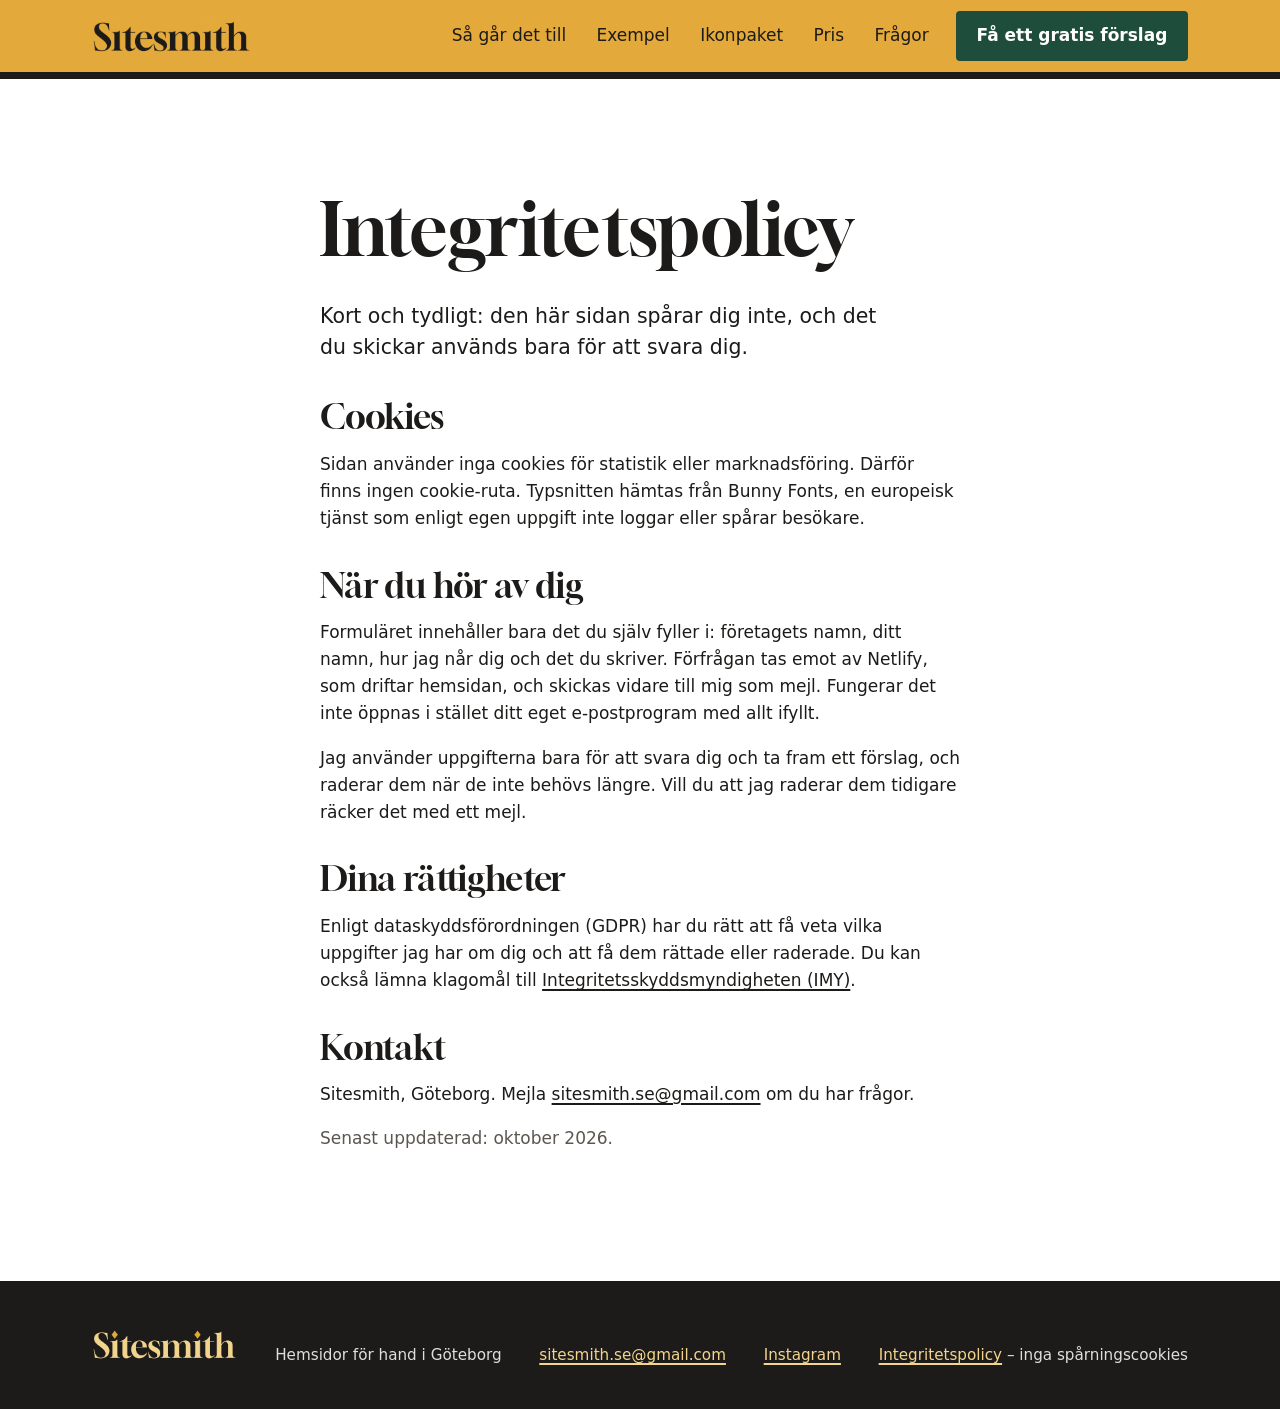
<file: integritetspolicy.html>
<!doctype html>
<html lang="sv">
<head>
  <meta charset="utf-8">
  <meta name="viewport" content="width=device-width, initial-scale=1">
  <title>Integritetspolicy | Sitesmith</title>
  <meta name="description" content="Så hanterar Sitesmith dina personuppgifter.">
  <meta name="theme-color" content="#e3a93a">
  <meta name="robots" content="noindex">
  <link rel="canonical" href="https://sitesmith.se/integritetspolicy.html">
  <link rel="icon" href="img/favicon.svg" type="image/svg+xml">
  <link rel="icon" href="img/favicon-96.png" type="image/png" sizes="96x96">
  <link rel="apple-touch-icon" href="img/apple-touch-icon.png">
  <link rel="preconnect" href="https://fonts.bunny.net">
  <link rel="stylesheet" href="https://fonts.bunny.net/css?family=gloock:400|schibsted-grotesk:400,500,700&amp;display=swap">
  <link rel="stylesheet" href="css/style.css">
</head>
<body>
<a class="hoppa" href="#innehall">Hoppa till innehållet</a>

<header class="sidhuvud">
  <div class="behallare">
    <a class="logga" href="index.html"><img src="img/logga.png" alt="Sitesmith" width="159" height="34"></a>
    <nav aria-label="Huvudmeny">
      <ul class="meny">
        <li><a href="index.html#sa-gar-det-till">Så går det till</a></li>
        <li><a href="index.html#exempel">Exempel</a></li>
        <li><a href="index.html#ikoner">Ikonpaket</a></li>
        <li><a href="index.html#pris">Pris</a></li>
        <li><a href="index.html#fragor">Frågor</a></li>
        <li><a class="knapp" href="index.html#kontakt">Få ett gratis förslag</a></li>
      </ul>
    </nav>
  </div>
</header>

<main id="innehall" class="sektion">
  <div class="behallare textsida">
    <h1>Integritetspolicy</h1>
    <p class="lead">Kort och tydligt: den här sidan spårar dig inte, och det du skickar används bara för att svara dig.</p>

    <h2>Cookies</h2>
    <p>Sidan använder inga cookies för statistik eller marknadsföring. Därför finns ingen cookie-ruta. Typsnitten hämtas från Bunny Fonts, en europeisk tjänst som enligt egen uppgift inte loggar eller spårar besökare.</p>

    <h2>När du hör av dig</h2>
    <p>Formuläret innehåller bara det du själv fyller i: företagets namn, ditt namn, hur jag når dig och det du skriver. Förfrågan tas emot av Netlify, som driftar hemsidan, och skickas vidare till mig som mejl. Fungerar det inte öppnas i stället ditt eget e-postprogram med allt ifyllt.</p>
    <p>Jag använder uppgifterna bara för att svara dig och ta fram ett förslag, och raderar dem när de inte behövs längre. Vill du att jag raderar dem tidigare räcker det med ett mejl.</p>

    <h2>Dina rättigheter</h2>
    <p>Enligt dataskyddsförordningen (GDPR) har du rätt att få veta vilka uppgifter jag har om dig och att få dem rättade eller raderade. Du kan också lämna klagomål till <a href="https://www.imy.se/" target="_blank" rel="noopener">Integritetsskyddsmyndigheten (IMY)</a>.</p>

    <h2>Kontakt</h2>
    <p>Sitesmith, Göteborg. Mejla <a href="mailto:sitesmith.se@gmail.com">sitesmith.se@gmail.com</a> om du har frågor.</p>
    <p class="uppdaterad">Senast uppdaterad: oktober 2026.</p>
  </div>
</main>

<footer class="sidfot">
  <div class="behallare">
    <a class="logga" href="index.html"><img src="img/logga-ljus.png" alt="Sitesmith" width="145" height="31"></a>
    <p>Hemsidor för hand i Göteborg</p>
    <p><a href="mailto:sitesmith.se@gmail.com">sitesmith.se@gmail.com</a></p>
    <p><a href="https://www.instagram.com/sitesmith.se/">Instagram</a></p>
    <p><a href="integritetspolicy.html">Integritetspolicy</a> – inga spårningscookies</p>
  </div>
</footer>
</body>
</html>
</file>
<file: css/style.css>
/* ==========================================================================
   Sitesmith – stilmall
   Hängskylten: smidd järnskylt, Haga-ockra, dörrgrönt och smidesjärn.
   ========================================================================== */

:root {
  --ockra: #e3a93a;
  --ockra-ljus: #f3d48c;
  --gron: #1e4d3b;
  --gron-mork: #163a2c;
  --jarn: #1c1b19;
  --sten: #5b574f;
  --vit: #ffffff;
  --linje: #ded8cc;

  --font-skylt: 'Gloock', Georgia, 'Times New Roman', serif;
  --font-text: 'Schibsted Grotesk', system-ui, -apple-system, 'Segoe UI', sans-serif;

  --bredd: 1160px;
  --kant: clamp(1rem, 4vw, 2rem);
}

*, *::before, *::after { box-sizing: border-box; }
[hidden] { display: none !important; }

html { -webkit-text-size-adjust: 100%; scroll-behavior: smooth; scroll-padding-top: 1rem; }
@media (prefers-reduced-motion: reduce) { html { scroll-behavior: auto; } }

body {
  margin: 0;
  font-family: var(--font-text);
  font-size: clamp(1rem, .97rem + .18vw, 1.0625rem);
  line-height: 1.6;
  color: var(--jarn);
  background: var(--vit);
  overflow-x: hidden;
  touch-action: manipulation;
}
::selection { background: var(--gron); color: var(--ockra-ljus); }

img, svg { display: block; max-width: 100%; height: auto; }
a { color: inherit; text-decoration-thickness: 1.5px; text-underline-offset: .2em; }
a:hover { color: var(--gron); }
p { margin: 0 0 1em; }
ul, ol { margin: 0; padding: 0; }
button, input, select, textarea { font: inherit; color: inherit; }
button { cursor: pointer; }
:focus-visible { outline: 3px solid var(--gron); outline-offset: 3px; }
.sektion--gron :focus-visible, .sidfot :focus-visible { outline-color: var(--ockra-ljus); }

h1, h2 { font-family: var(--font-skylt); font-weight: 400; line-height: 1.08; margin: 0 0 .45em; letter-spacing: -.005em; text-wrap: balance; }
h1 { font-size: clamp(2.6rem, 5.6vw, 4.5rem); }
h2 { font-size: clamp(2rem, 4.2vw, 3.2rem); }
h3 { font-size: 1.2rem; font-weight: 700; line-height: 1.3; margin: 0 0 .35em; }

.behallare { width: 100%; max-width: var(--bredd); margin-inline: auto; padding-inline: var(--kant); }
.visually-hidden { position: absolute !important; width: 1px; height: 1px; overflow: hidden; clip: rect(0 0 0 0); white-space: nowrap; }
.hoppa { position: absolute; left: 1rem; top: -4rem; z-index: 100; background: var(--vit); padding: .6rem 1rem; border: 2px solid var(--jarn); }
.hoppa:focus { top: 1rem; }
.lead { font-size: clamp(1.1rem, 1rem + .4vw, 1.28rem); line-height: 1.55; max-width: 36rem; }

/* ---------- Knappar ---------- */

.knapp {
  display: inline-flex; align-items: center; justify-content: center; gap: .5em;
  min-height: 48px;
  padding: .8em 1.3em;
  border-radius: 4px;
  border: 2px solid var(--gron);
  background: var(--gron);
  color: var(--vit);
  font-weight: 700;
  text-decoration: none;
  cursor: pointer;
  transition: background-color .15s ease, color .15s ease, transform .16s cubic-bezier(.23, 1, .32, 1);
}
.knapp:active { transform: scale(.97); }
.knapp:disabled { opacity: .7; cursor: progress; }
.knapp:hover { background: var(--gron-mork); border-color: var(--gron-mork); color: var(--vit); }
.knapp--ljus { background: transparent; color: var(--jarn); border-color: var(--jarn); }
.knapp--ljus:hover { background: var(--jarn); color: var(--vit); border-color: var(--jarn); }
.sektion--gron .knapp { background: var(--ockra); border-color: var(--ockra); color: var(--jarn); }
.sektion--gron .knapp:hover { background: var(--ockra-ljus); border-color: var(--ockra-ljus); }

/* ---------- Sidhuvud: järnstången som skylten hänger i ---------- */

.sidhuvud {
  background: var(--ockra);
  border-bottom: 7px solid var(--jarn);
  position: relative;
  z-index: 10;
}
.sidhuvud .behallare { display: flex; align-items: center; justify-content: space-between; gap: 1rem; min-height: 72px; }
.logga { display: inline-flex; align-items: center; min-height: 44px; font-family: var(--font-skylt); font-size: 1.75rem; text-decoration: none; color: var(--jarn); line-height: 1; }
.logga:hover { color: var(--jarn); }
.logga img { display: block; width: auto; height: 34px; }
.meny { display: flex; align-items: center; gap: .3rem; list-style: none; }
.meny a:not(.knapp) { display: inline-block; padding: .6rem .8rem; font-weight: 500; text-decoration: none; }
.meny a:not(.knapp):hover { text-decoration: underline; color: var(--jarn); }
.meny .knapp { margin-left: .6rem; min-height: 44px; padding: .55em 1.1em; }

/* ---------- Hero ---------- */

.hero {
  background-color: var(--ockra);
  /* stående panelbrädor, som fasaderna i Haga */
  background-image: repeating-linear-gradient(90deg, rgba(28, 27, 25, .05) 0 2px, transparent 2px 76px);
  padding-bottom: clamp(3.5rem, 7vw, 6rem);
}
.hero-rutnat {
  display: grid;
  grid-template-columns: minmax(0, 1.2fr) minmax(0, .8fr);
  grid-template-areas: "text skylt" "text fonster";
  grid-template-rows: auto 1fr;
  gap: 0 clamp(1.5rem, 4vw, 3rem);
  align-items: start;
}
.hero-text { grid-area: text; }
.skylt { grid-area: skylt; }

/* Skyltfönstret under skylten: förslagen ett i taget, i datorn och i mobilen */
.hero-fonster { grid-area: fonster; width: min(92%, 440px); justify-self: center; margin: .2rem 0 0; translate: -3% 0; }
.hf-glas {
  position: relative; display: block; aspect-ratio: 1200 / 750;
  border: 6px solid var(--jarn); border-radius: 6px; background: var(--jarn);
  box-shadow: 0 22px 40px -22px rgba(28, 27, 25, .7);
}
.hf-glas:focus-visible { outline-offset: 5px; }
.hf-bild { position: absolute; inset: 0; opacity: 0; transition: opacity .8s cubic-bezier(.77, 0, .175, 1); }
.hf-bild.aktiv { opacity: 1; }
.hf-dator { width: 100%; height: 100%; object-fit: cover; object-position: top; border-radius: 1px; }
.hf-mobil {
  position: absolute; right: -9%; bottom: -14%; width: 23%; height: auto; aspect-ratio: 390 / 844;
  object-fit: cover; object-position: top;
  border: 4px solid var(--jarn); border-radius: 14px; background: var(--jarn);
  box-shadow: 0 14px 26px -12px rgba(28, 27, 25, .65);
}
.hero-fonster figcaption {
  display: flex; align-items: center; justify-content: space-between; gap: 1rem;
  margin-top: clamp(1.4rem, 3vw, 2rem); font-size: .95rem; font-weight: 500; min-height: 44px;
}
.hf-paus {
  flex: none; display: grid; place-items: center; width: 44px; height: 44px;
  border: 2px solid var(--jarn); border-radius: 50%; background: transparent; color: var(--jarn);
  cursor: pointer; touch-action: manipulation; transition: background-color .15s ease, scale .12s ease-out;
}
.hf-paus::before { content: ''; width: 12px; height: 14px; border-inline: 4px solid currentColor; }
.hf-paus[data-lage="spela"]::before { width: 0; height: 0; border: solid transparent; border-width: 7px 0 7px 12px; border-left-color: currentColor; translate: 2px 0; }
.hf-paus:active { scale: .94; }
@media (hover: hover) and (pointer: fine) { .hf-paus:hover { background: rgba(28, 27, 25, .1); } }
.hero h1 { font-size: clamp(2.6rem, 4.9vw, 4.1rem); max-width: 15ch; }
.hero-text { padding-top: clamp(3rem, 7vw, 6rem); }
.hero-knappar { display: flex; flex-wrap: wrap; gap: .8rem; margin: 2rem 0 1.6rem; }
.hero-fakta { list-style: none; display: grid; gap: .45rem; font-weight: 500; }
.hero-fakta li { display: flex; gap: .6rem; align-items: baseline; }
.hero-fakta li::before { content: ''; flex: none; width: .55rem; height: .55rem; background: var(--jarn); translate: 0 -.1rem; }

.skylt { width: min(100%, 540px); justify-self: center; margin-top: -1px; }
.skylt svg { overflow: visible; }
.skylt-gungar {
  transform-box: view-box;
  transform-origin: 220px 57px;
  animation: gunga 2.6s cubic-bezier(.3, .6, .35, 1) .25s both;
}
@keyframes gunga {
  0% { rotate: -8deg; }
  28% { rotate: 5.5deg; }
  52% { rotate: -3deg; }
  74% { rotate: 1.4deg; }
  100% { rotate: 0deg; }
}

/* ---------- Sektioner ---------- */

.sektion { padding-block: clamp(4rem, 9vw, 7rem); }
.sektion--gron { background: var(--gron); color: var(--vit); }
.sektion--gron a { color: var(--ockra-ljus); }
.sektion--ockra { background: var(--ockra); }
.sektion--kant { position: relative; }
/* Järnstången mellan avsnitten: samma smide som stången skylten hänger i */
.sektion--kant::before {
  content: ''; position: absolute; left: 0; right: 0; top: 0; height: 7px;
  background: linear-gradient(180deg, #4c463f 0, #2a2724 45%, var(--jarn) 100%);
}
.sektionshuvud { max-width: 44rem; margin-bottom: clamp(2rem, 4vw, 3rem); }
.sektionshuvud p:last-child { margin-bottom: 0; }

/* Gratis förslag först */
.forslag-rutnat { display: grid; grid-template-columns: minmax(0, 1fr) minmax(0, 1fr); gap: clamp(2rem, 5vw, 4rem); align-items: center; }
.forslag-lofte { font-family: var(--font-skylt); font-size: clamp(2rem, 4.2vw, 3.3rem); line-height: 1.12; margin: 0; }
.forslag-lofte span { display: block; color: var(--gron); }

/* Det här behöver jag från er */
.behover {
  display: grid; grid-template-columns: minmax(0, .75fr) minmax(0, 2fr); gap: 1rem 2.5rem; align-items: start;
  margin-top: clamp(2.8rem, 6vw, 4rem);
  padding: clamp(1.4rem, 3vw, 2rem);
  border: 2px solid rgba(243, 212, 140, .5);
  border-radius: 8px;
}
.behover h3 { margin: 0; font-size: 1.3rem; color: var(--ockra-ljus); text-wrap: balance; }
.behover ul { list-style: none; display: grid; grid-template-columns: repeat(2, minmax(0, 1fr)); gap: .7rem 2.5rem; }
.behover li { display: grid; grid-template-columns: .9rem minmax(0, 1fr); gap: .6rem; }
.behover li::before { content: ''; width: .5rem; height: .5rem; margin-top: .55rem; background: var(--ockra); rotate: 45deg; }

/* Det här ingår */
.ingar { list-style: none; display: grid; grid-template-columns: repeat(3, minmax(0, 1fr)); gap: 1.8rem 2.6rem; }
.ingar li { display: grid; grid-template-columns: 1.4rem minmax(0, 1fr); gap: 0 .8rem; align-content: start; padding-bottom: 1.5rem; border-bottom: 1px solid var(--linje); }
.ingar li::before { content: ''; grid-row: span 2; width: .85rem; height: .85rem; margin-top: .45rem; background: var(--gron); rotate: 45deg; }
.ingar h3 { margin: 0 0 .25rem; font-size: 1.15rem; }
.ingar p { margin: 0; color: var(--sten); }

/* Exempel – skyltfönster */
.fonster-rutnat { display: grid; grid-template-columns: repeat(2, minmax(0, 1fr)); gap: clamp(3rem, 6vw, 4.5rem) clamp(2rem, 5vw, 4rem); }
.fonster { margin: 0; }
.fonster-enheter { position: relative; margin-right: 8%; }
.fonster-mobil {
  position: absolute; right: -8%; bottom: -10%; width: 21%;
  border: 5px solid var(--jarn); border-radius: 16px; overflow: hidden; background: var(--jarn);
  box-shadow: 0 16px 30px -14px rgba(28, 27, 25, .6);
  transition: translate .3s cubic-bezier(.23, 1, .32, 1);
}
.fonster-mobil img { display: block; width: 100%; height: auto; aspect-ratio: 390 / 844; object-fit: cover; object-position: top; }
/* En liten hänglapp på ramen, som på en vara i ett skyltfönster */
.lapp {
  position: absolute; left: 1.1rem; top: -1.35rem; z-index: 1;
  font-size: .82rem; font-weight: 700; line-height: 1; padding: .42em .7em .38em;
  background: var(--ockra); border: 2px solid var(--jarn); border-radius: 3px; rotate: -3deg;
}
@media (hover: hover) and (pointer: fine) { .fonster:hover .fonster-mobil { translate: 0 -8px; } }
.fonster-ram {
  border: 6px solid var(--jarn);
  border-radius: 6px;
  background: var(--jarn);
  overflow: hidden;
}
.fonster-ram img { width: 100%; aspect-ratio: 1200 / 750; object-fit: cover; object-position: top; background: var(--linje); }
.fonster figcaption { padding-top: clamp(1.8rem, 3.5vw, 2.6rem); max-width: 36rem; }
.fonster h3 { font-family: var(--font-skylt); font-weight: 400; font-size: 1.55rem; margin: 0; }
.fonster figcaption p:last-child { margin-bottom: 0; }
.fonster .plats { color: var(--sten); margin: 0 0 .6rem; }
.fonster .delar { list-style: none; display: grid; gap: .4rem; padding-top: .9rem; border-top: 1px solid var(--linje); font-size: .98rem; }
.fonster .delar li { display: grid; grid-template-columns: .9rem minmax(0, 1fr); gap: .55rem; }
.fonster .delar li::before { content: ''; width: .45rem; height: .45rem; margin-top: .55rem; background: var(--gron); rotate: 45deg; }

/* Ikonpaket – små skyltar */
.ikon-rutnat { display: grid; grid-template-columns: minmax(0, 1fr) minmax(0, 1fr); gap: clamp(2rem, 5vw, 4rem); align-items: center; }
.ikon-rutnat .lead { margin-bottom: 1.4rem; }
.ikon-fakta { list-style: none; display: grid; gap: .6rem; margin-bottom: 1.6rem; }
.ikon-fakta li { display: grid; grid-template-columns: 1rem minmax(0, 1fr); gap: .6rem; }
.ikon-fakta li::before { content: ''; width: .55rem; height: .55rem; margin-top: .55rem; background: var(--gron); rotate: 45deg; }
.ikon-pris { margin: 0 0 1.2rem; font-size: 1.05rem; }
.ikon-pris strong { font-family: var(--font-skylt); font-size: 2.6rem; font-weight: 400; line-height: 1; margin-right: .3rem; white-space: nowrap; }
.ikon-prov { margin: 0; }
.ikon-lista { list-style: none; display: grid; grid-template-columns: repeat(4, minmax(0, 1fr)); gap: clamp(.6rem, 1.6vw, 1rem); }
.ikon-lista li {
  display: grid; place-items: center;
  aspect-ratio: 1;
  background: var(--gron);
  border: 5px solid var(--jarn);
  border-radius: 8px;
  box-shadow: inset 0 0 0 2px var(--ockra);
  color: var(--ockra-ljus);
}
.ikon-lista svg { width: 54%; fill: none; stroke: currentColor; stroke-width: 2.8; stroke-linecap: round; stroke-linejoin: round; }
.ikon-lista .fyll { fill: var(--ockra); stroke: none; }
.ikon-prov figcaption { margin-top: 1rem; font-size: .95rem; color: var(--sten); }

/* Pris */
.pris-rutnat { display: grid; grid-template-columns: minmax(0, .9fr) minmax(0, 1.1fr); gap: clamp(2rem, 5vw, 4rem); align-items: start; }
.prisskylt {
  position: sticky; top: 1.5rem;
  background: var(--gron);
  color: var(--vit);
  border: 6px solid var(--jarn);
  border-radius: 8px;
  padding: clamp(1.6rem, 4vw, 2.4rem);
  box-shadow: inset 0 0 0 2px var(--ockra);
}
.prisskylt .belopp { font-family: var(--font-skylt); font-size: clamp(3.4rem, 8vw, 5.2rem); line-height: 1; color: var(--ockra-ljus); margin: 0 0 .2rem; }
.prisskylt .moms { font-size: 1.1rem; margin: 0 0 1.2rem; }
.prisskylt p { color: rgba(255, 255, 255, .88); }
.prisskylt .knapp { margin-top: .6rem; background: var(--ockra); border-color: var(--ockra); color: var(--jarn); }
.prisskylt .knapp:hover { background: var(--ockra-ljus); border-color: var(--ockra-ljus); color: var(--jarn); }
.tillval { list-style: none; display: grid; gap: 0; background: var(--vit); border: 2px solid var(--jarn); border-radius: 6px; }
.tillval li { display: grid; grid-template-columns: minmax(0, 1fr) auto; gap: .2rem 1.5rem; padding: 1.2rem 1.4rem; border-top: 1px solid var(--linje); }
.tillval li:first-child { border-top: 0; }
.tillval strong { font-size: 1.1rem; }
.tillval .tillval-pris { font-weight: 700; white-space: nowrap; }
.tillval p { grid-column: 1 / -1; margin: 0; color: var(--sten); }
.pris-rubrik { font-size: 1.5rem; }
.tillval + .pris-rubrik { margin-top: 2.2rem; }
.bra-att-veta { list-style: none; display: grid; gap: .75rem; }
.bra-att-veta li { display: grid; grid-template-columns: 1rem minmax(0, 1fr); gap: .6rem; }
.bra-att-veta li::before { content: ''; width: .55rem; height: .55rem; margin-top: .5rem; background: var(--jarn); rotate: 45deg; }
.pris-fot { margin-top: 1.4rem; font-size: .95rem; font-weight: 700; }

/* Provbänken */
.provbank { display: grid; grid-template-columns: minmax(0, 1.2fr) minmax(0, .8fr); gap: clamp(2rem, 5vw, 4rem); align-items: start; }
.fragor { list-style: none; display: grid; gap: .7rem; counter-reset: fraga; }
.fragor li { display: grid; grid-template-columns: minmax(0, 1fr) auto; gap: .5rem 1rem; align-items: center; padding: .9rem 1rem; border: 2px solid var(--linje); border-radius: 6px; background: var(--vit); }
.fragor li.besvarad { border-color: var(--jarn); }
.svar { display: inline-flex; border: 2px solid var(--jarn); border-radius: 4px; overflow: hidden; }
.svar button { min-width: 3.4rem; min-height: 44px; border: 0; background: var(--vit); font-weight: 700; }
.svar button + button { border-left: 2px solid var(--jarn); }
.svar button:active { background: var(--ockra-ljus); }
.svar button[aria-pressed="true"][data-svar="ja"] { background: var(--gron); color: var(--vit); }
.svar button[aria-pressed="true"][data-svar="nej"] { background: var(--jarn); color: var(--vit); }
.resultat {
  position: sticky; top: 1.5rem;
  background: var(--ockra);
  border: 6px solid var(--jarn);
  border-radius: 8px;
  padding: clamp(1.4rem, 3vw, 2rem);
}
.resultat .poang { font-family: var(--font-skylt); font-size: clamp(3rem, 6vw, 4.2rem); line-height: 1; margin: 0 0 .4rem; }
.resultat h3 { font-size: 1.25rem; }
.resultat ul { list-style: none; display: grid; gap: .5rem; margin: .8rem 0 1.2rem; }
.resultat ul li { display: grid; grid-template-columns: 1rem minmax(0, 1fr); gap: .6rem; }
.resultat ul li::before { content: ''; width: .6rem; height: .6rem; margin-top: .5rem; background: var(--jarn); }

/* Om */
.om { display: grid; grid-template-columns: minmax(0, 1fr) minmax(0, 1fr); gap: clamp(2rem, 5vw, 4rem); align-items: center; }
.om-citat { font-family: var(--font-skylt); font-size: clamp(1.7rem, 3.4vw, 2.5rem); line-height: 1.18; margin: 0; text-wrap: balance; }
/* Märket från skyltens krön, i guld, ovanför citatet */
.om-citat::before { content: ''; display: block; width: 1.1rem; height: 1.1rem; margin: 0 0 1.1rem .2rem; background: var(--ockra); rotate: 45deg; box-shadow: 0 0 0 4px rgba(227, 169, 58, .25); }

/* Vanliga frågor */
.fragesvar-rutnat { display: grid; grid-template-columns: minmax(0, .8fr) minmax(0, 1.2fr); gap: clamp(2rem, 5vw, 4rem); align-items: start; }
.fragesvar-rutnat .sektionshuvud { position: sticky; top: 1.5rem; margin-bottom: 0; }
.fragesvar-rutnat .lead a { overflow-wrap: anywhere; }
.fragesvar { border-top: 2px solid var(--jarn); }
.fragesvar details { border-bottom: 1px solid var(--linje); }
.fragesvar summary {
  display: flex; align-items: center; justify-content: space-between; gap: 1rem;
  min-height: 44px;
  padding: 1.1rem 0;
  font-size: 1.1rem; font-weight: 700; line-height: 1.35;
  list-style: none;
  cursor: pointer;
}
.fragesvar summary::-webkit-details-marker { display: none; }
.fragesvar summary::after {
  content: ''; flex: none;
  width: 1.9rem; height: 1.9rem;
  border-radius: 50%;
  background:
    linear-gradient(var(--jarn), var(--jarn)) center / 12px 2px no-repeat,
    linear-gradient(var(--jarn), var(--jarn)) center / 2px 12px no-repeat,
    var(--ockra);
}
.fragesvar details[open] summary::after { background: linear-gradient(var(--jarn), var(--jarn)) center / 12px 2px no-repeat, var(--ockra); }
.fragesvar summary:hover { color: var(--gron); }
.fragesvar details p { max-width: 40rem; margin: -.2rem 0 1.3rem; color: var(--sten); }

/* Kontakt */
.kontakt { display: grid; grid-template-columns: minmax(0, .85fr) minmax(0, 1.15fr); gap: clamp(2rem, 5vw, 4rem); align-items: start; }
.formular { background: var(--vit); color: var(--jarn); border-radius: 8px; border: 6px solid var(--jarn); padding: clamp(1.4rem, 3.5vw, 2.2rem); }
.falt-rutnat { display: grid; grid-template-columns: repeat(2, minmax(0, 1fr)); gap: 1rem 1.2rem; }
.falt { display: flex; flex-direction: column; gap: .35rem; }
.falt--hel { grid-column: 1 / -1; }
.falt label { font-weight: 700; font-size: .95rem; }
.falt label small { font-weight: 400; color: var(--sten); }
.falt input, .falt textarea { width: 100%; min-height: 48px; padding: .7rem .85rem; border: 2px solid var(--sten); border-radius: 4px; background: var(--vit); font-size: 1rem; }
.falt textarea { min-height: 7rem; resize: vertical; }
.falt input:focus, .falt textarea:focus { outline: none; border-color: var(--gron); box-shadow: 0 0 0 3px rgba(30, 77, 59, .25); }
.falt [aria-invalid="true"] { border-color: #b3261e; }
.falt-fel { color: #b3261e; font-weight: 700; font-size: .9rem; margin: 0; }
.formular-fot { display: flex; flex-wrap: wrap; align-items: center; gap: 1rem 1.4rem; margin-top: 1.4rem; }
.formular-fot p { margin: 0; font-size: .9rem; color: var(--sten); max-width: 24rem; }
.formular-fel { margin: 1rem 0 0; color: #b3261e; font-weight: 700; }
.formular-fel a { color: inherit; }
/* Tack: ett guldmärke som i skyltens krön, med en bock */
.tack { display: grid; grid-template-columns: auto minmax(0, 1fr); gap: .2rem 1.1rem; align-items: center; padding: .4rem 0; }
.tack:focus { outline: none; }
.tack h3 { margin: 0; font-family: var(--font-skylt); font-weight: 400; font-size: 1.6rem; }
.tack p { grid-column: 2; margin: 0; color: var(--sten); }
.tack-marke { grid-row: span 2; position: relative; width: 3.4rem; height: 3.4rem; }
.tack-marke::before { content: ''; position: absolute; inset: .45rem; background: var(--ockra); rotate: 45deg; border-radius: 4px; box-shadow: 0 0 0 3px var(--jarn); }
.tack-marke::after { content: ''; position: absolute; left: 1.2rem; top: .95rem; width: .75rem; height: 1.25rem; border: solid var(--jarn); border-width: 0 4px 4px 0; rotate: 45deg; }
.tack:not([hidden]) .tack-marke { animation: tack-in .45s cubic-bezier(.23, 1, .32, 1) both; }
@keyframes tack-in { from { scale: .6; opacity: 0; } to { scale: 1; opacity: 1; } }
.klart { margin-top: 1.4rem; padding: 1.2rem 1.3rem; background: var(--ockra-ljus); border-radius: 6px; }
.klart h3 { margin-bottom: .3rem; }
.klart-knappar { display: flex; flex-wrap: wrap; gap: .6rem; margin-top: .8rem; }
.kontakt-rader { list-style: none; display: grid; gap: .7rem; margin-top: 1.5rem; }
.kontakt-rader strong { display: block; }


/* ==========================================================================
   Berättelsen "Så går det till": fem kapitel till vänster, verkstaden till höger.
   Utan JavaScript står kapitlen i en vanlig lista och verkstaden visar förslaget.
   rorelse.js lägger till .levande: då dimmas kapitlen som inte läses och scenen
   byter bild efter kapitlet (data-aktiv).
   ========================================================================== */
.berattelse-rutnat { display: grid; grid-template-columns: minmax(0, .95fr) minmax(0, 1.05fr); gap: clamp(2rem, 5vw, 4.5rem); align-items: start; }
.kapitel { list-style: none; position: relative; display: grid; gap: 2.4rem; }
.kapitel::before { content: ''; position: absolute; left: 1.95rem; top: 2rem; bottom: 2rem; border-left: 3px dashed rgba(243, 212, 140, .4); }
.kapitel::after { content: ''; position: absolute; left: 1.95rem; top: 2rem; bottom: 2rem; width: 3px; background: var(--ockra); transform-origin: top; transform: scaleY(var(--framsteg, 0)); }
.kapitel li { position: relative; padding-left: 5.4rem; }
.kapitel-nr {
  position: absolute; left: 0; top: 0; z-index: 1;
  display: grid; place-items: center; width: 4.2rem; height: 4.2rem; border-radius: 50%;
  border: 5px solid var(--ockra); background: var(--gron); color: var(--ockra);
  font-family: var(--font-skylt); font-size: 1.9rem; line-height: 1;
  transition: background-color .3s ease, color .3s ease;
}
.kapitel h3 { font-family: var(--font-skylt); font-weight: 400; font-size: clamp(1.5rem, 2.4vw, 2rem); line-height: 1.12; margin: .35rem 0 .5rem; }
.kapitel p { margin: 0; color: rgba(255, 255, 255, .86); max-width: 30rem; }
.levande .kapitel { gap: 0; }
.levande .kapitel li { min-height: 68vh; display: flex; flex-direction: column; justify-content: center; opacity: .32; transition: opacity .35s ease; }
.levande .kapitel li .kapitel-nr { top: 50%; translate: 0 -50%; }
.levande .kapitel li.aktiv { opacity: 1; }
.levande .kapitel li.aktiv .kapitel-nr { background: var(--ockra); color: var(--jarn); }
.levande .kapitel::before, .levande .kapitel::after { top: 34vh; bottom: 34vh; }

/* Verkstaden */
.scen { position: sticky; top: max(1.5rem, calc(50vh - 15rem)); container-type: inline-size; }
.scen-fonster {
  display: flex; flex-direction: column; aspect-ratio: 4 / 3.3;
  background: #fffdf8; color: var(--jarn);
  border: 6px solid var(--jarn); border-radius: 10px;
  box-shadow: inset 0 0 0 2px var(--ockra), 0 30px 60px -20px rgba(0, 0, 0, .45);
  overflow: hidden;
}
.scen-list { display: flex; align-items: center; gap: 1.2cqw; padding: 1.6cqw 2.4cqw; background: #efe9dc; border-bottom: 2px solid var(--jarn); font-size: 2.4cqw; }
.scen-list i { width: 1.8cqw; height: 1.8cqw; border-radius: 50%; background: var(--sten); opacity: .5; }
.scen-list span { margin-left: 2cqw; padding: .4cqw 2.4cqw; background: var(--vit); border-radius: 99px; color: var(--sten); }
.scen-yta { position: relative; flex: 1; }
.lager { position: absolute; inset: 0; padding: 5cqw; opacity: 0; visibility: hidden; transition: opacity .4s ease, visibility 0s .4s; }
.scen[data-aktiv="0"] .lager-0, .scen[data-aktiv="1"] .lager-1, .scen[data-aktiv="2"] .lager-2,
.scen[data-aktiv="3"] .lager-3, .scen[data-aktiv="4"] .lager-4 { opacity: 1; visibility: visible; transition: opacity .4s ease, visibility 0s; }
.lager span, .lager .rad-stor { display: block; height: 1.6cqw; border-radius: 1cqw; background: #e4ddd0; }

/* 0: recensionerna och orden gästerna använder */
.omdome { width: 54%; margin-bottom: 2.6cqw; padding: 2.4cqw 2.8cqw; background: var(--vit); border: 2px solid #e4ddd0; border-radius: 1.6cqw; }
.omdome b { display: block; font-size: 3.4cqw; color: var(--ockra); letter-spacing: .2cqw; margin-bottom: 1.4cqw; }
.omdome span { margin-top: 1.2cqw; }
.omdome .kort { width: 62%; }
.ordmoln { position: absolute; right: 4cqw; top: 6cqw; width: 38%; display: flex; flex-wrap: wrap; gap: 1.6cqw; }
.ordmoln em { font-style: normal; font-weight: 700; font-size: 2.7cqw; padding: 1cqw 2.2cqw; border-radius: 99px; background: var(--ockra-ljus); border: 2px solid var(--ockra); }

/* 1: stilen – färger, typsnitt och en liten skylt */
.farger { display: flex; gap: 2.4cqw; }
.farger i { width: 13cqw; aspect-ratio: 1; border-radius: 2cqw; background: var(--f); box-shadow: inset 0 0 0 2px rgba(0, 0, 0, .12); }
.farger .f1 { --f: #f4e7d2; } .farger .f2 { --f: #7d2a22; } .farger .f3 { --f: #e3a93a; } .farger .f4 { --f: #2b1d15; }
.typprov { margin-top: 4cqw; display: flex; align-items: baseline; gap: 3cqw; }
.typprov b { font-family: var(--font-skylt); font-weight: 400; font-size: 17cqw; line-height: .9; color: #7d2a22; }
.lager .typprov span { height: auto; background: none; font-size: 2.8cqw; color: var(--sten); }
.miniskylt { position: absolute; right: 6cqw; bottom: 8cqw; width: 30cqw; padding-top: 4cqw; border-top: 1cqw solid var(--jarn); }
.lager .miniskylt span { display: grid; place-items: center; height: 15cqw; background: var(--gron); border: .9cqw solid var(--jarn); border-radius: 1.6cqw; box-shadow: inset 0 0 0 .5cqw var(--ockra); color: var(--ockra-ljus); font-family: var(--font-skylt); font-size: 4.6cqw; }

/* 2: förslaget byggs */
.bygge-nav { display: flex; align-items: center; gap: 3cqw; padding-bottom: 2.4cqw; border-bottom: 2px solid #e4ddd0; }
.bygge-nav b { width: 14cqw; height: 3.4cqw; border-radius: .8cqw; background: #7d2a22; margin-right: auto; }
.bygge-nav span { width: 8cqw; }
.bygge-hero { display: grid; grid-template-columns: 1.1fr 1fr; gap: 4cqw; margin-top: 4cqw; align-items: center; }
.bygge-text .rad-stor { height: 4.4cqw; margin-bottom: 1.8cqw; background: #2b1d15; opacity: .85; }
.bygge-text .kort { width: 70%; }
.lager .oppet-nu { display: inline-flex; align-items: center; gap: 1.2cqw; width: auto; height: auto; margin-top: 2cqw; padding: 1cqw 2.4cqw; border-radius: 99px; background: #e3f1e6; color: #1f6b3a; font-size: 2.6cqw; font-weight: 700; }
.oppet-nu i { width: 1.8cqw; height: 1.8cqw; border-radius: 50%; background: #2f9a52; box-shadow: 0 0 0 .8cqw rgba(47, 154, 82, .2); }
.bygge-bild { aspect-ratio: 4 / 3; border-radius: 1.6cqw; background: radial-gradient(circle at 60% 40%, #f6dfb4 0 18%, transparent 19%), linear-gradient(135deg, #e9c99a, #b5733d); }
.bygge-meny { display: grid; grid-template-columns: 1fr 1fr; gap: 2.2cqw 4cqw; margin-top: 4.4cqw; }

/* 3: mötet – dator, mobil och en ändring */
.mote-dator { position: absolute; left: 5cqw; top: 6cqw; width: 58%; height: 58%; padding: 3cqw; background: var(--vit); border: 1cqw solid var(--jarn); border-radius: 1.6cqw; }
.mote-dator span { margin-bottom: 1.8cqw; }
.mote-dator .rad-stor, .mote-mobil .rad-stor { height: 3.4cqw; background: #2b1d15; opacity: .85; }
.mote-mobil { position: absolute; right: 9cqw; top: 14cqw; width: 22%; aspect-ratio: 9 / 18; padding: 2.4cqw 2cqw; background: var(--vit); border: 1cqw solid var(--jarn); border-radius: 3cqw; }
.mote-mobil span { margin-bottom: 1.6cqw; }
.mote-mobil .knapp-liten { height: 4cqw; margin-top: 3cqw; background: var(--gron); }
.mote-dator .mote-rad { display: grid; grid-template-columns: 1fr 1fr; gap: 2.4cqw; margin-top: 2.4cqw; }
.mote-dator .mote-rad span { margin: 0; }
.mote-bild { height: 11cqw !important; margin-top: 2cqw; border-radius: 1.2cqw !important; background: linear-gradient(135deg, #e9c99a, #b5733d) !important; }
.pratbubbla { position: absolute; left: 20cqw; bottom: 5cqw; padding: 1.8cqw 3cqw; background: var(--ockra-ljus); border: 2px solid var(--jarn); border-radius: 2.4cqw 2.4cqw 2.4cqw .4cqw; font-size: 3cqw; font-weight: 700; }
.bock { position: absolute; right: 6cqw; bottom: 7cqw; display: flex; align-items: center; gap: 1.4cqw; padding: 1.4cqw 2.8cqw; border-radius: 99px; background: var(--gron); color: var(--vit); font-size: 2.8cqw; font-weight: 700; }
.bock i { width: 1.6cqw; height: 2.8cqw; border: solid var(--ockra-ljus); border-width: 0 .7cqw .7cqw 0; rotate: 45deg; translate: 0 -.4cqw; }

/* 4: hemsidan på Google */
.sok { display: flex; align-items: center; padding: 2cqw 3.2cqw; border: 2px solid #d8d2c4; border-radius: 99px; font-size: 3cqw; color: var(--sten); }
.sok::before { content: ''; width: 2.6cqw; height: 2.6cqw; margin-right: 2cqw; border: .6cqw solid var(--sten); border-radius: 50%; }
.lager .sok span { height: auto; background: none; }
.traff { margin-top: 4.6cqw; padding: 3cqw 3.4cqw; background: var(--vit); border: 2px solid #e4ddd0; border-radius: 2cqw; }
.traff small { display: block; font-size: 2.4cqw; color: var(--sten); }
.traff b { display: block; margin: .8cqw 0 1cqw; font-size: 3.8cqw; color: #1f4fae; font-weight: 600; }
.lager .traff-rad { height: auto; background: none; font-size: 2.6cqw; color: #1f6b3a; font-weight: 700; }
.traff-rad i { font-style: normal; color: var(--ockra); margin-right: 1cqw; }
.traff .traff-text { margin-top: 1.6cqw; width: 80%; }
.stampel { position: absolute; right: 6cqw; bottom: 7cqw; padding: 1.4cqw 3.4cqw; border: .8cqw solid var(--gron); border-radius: 1.4cqw; color: var(--gron); font-family: var(--font-skylt); font-size: 5cqw; rotate: -8deg; }

@media (max-width: 960px) {
  .berattelse-rutnat { grid-template-columns: minmax(0, 1fr); gap: 1.6rem; }
  .scen { order: -1; top: 0; z-index: 2; width: min(100%, 30rem); justify-self: center; padding-top: .6rem; background: var(--gron); }
  /* texten som scrollar under verkstaden tonas bort i stället för att klippas */
  .scen::after { content: ''; position: absolute; left: 0; right: 0; top: 100%; height: 1.6rem; background: linear-gradient(var(--gron), transparent); pointer-events: none; }
  .levande .kapitel li { min-height: 58vh; }
  .levande .kapitel::before, .levande .kapitel::after { top: 29vh; bottom: 29vh; }
}
@media (max-width: 700px) {
  .kapitel li { padding-left: 4.4rem; }
  .kapitel-nr { width: 3.4rem; height: 3.4rem; font-size: 1.5rem; border-width: 4px; }
  .kapitel::before, .kapitel::after { left: 1.55rem; }
}
@media (prefers-reduced-motion: reduce) {
  .lager, .levande .kapitel li, .kapitel-nr { transition-duration: .01ms; }
}

/* ---------- Sidfot ---------- */

.sidfot { background: var(--jarn); color: rgba(255, 255, 255, .86); padding-block: 2.6rem; font-size: .95rem; }
.sidfot .behallare { display: flex; flex-wrap: wrap; justify-content: space-between; gap: 1rem 2rem; align-items: baseline; }
.sidfot .logga { color: var(--ockra); font-size: 1.6rem; }
.sidfot .logga img { height: 31px; }
.sidfot a { color: var(--ockra-ljus); }
.sidfot p { margin: 0; }

/* Snabbknapp i mobilen */
.snabbknapp { display: none; }

/* Textsida */
.uppdaterad { color: var(--sten); }
.fel-lankar { list-style: none; padding: 0; margin: 1.6rem 0 0; }
.fel-lankar li { display: inline-block; margin: 0 1.4rem .7rem 0; }
.fel-lankar a { font-weight: 600; }
.textsida { max-width: 44rem; }
.textsida h2 { font-size: clamp(1.6rem, 3vw, 2.1rem); margin-top: 2.2rem; }
.textsida ul { padding-left: 1.3rem; margin-bottom: 1em; }

/* ---------- Responsivt ---------- */

@media (max-width: 960px) {
  .hero-rutnat { grid-template-columns: minmax(0, 1fr); grid-template-areas: "skylt" "text" "fonster"; }
  .skylt { width: min(86%, 360px); }
  .hero-fonster { justify-self: start; translate: none; margin-top: 2.2rem; }
  .hero-text { padding-top: .5rem; }
  .forslag-rutnat, .pris-rutnat, .provbank, .om, .kontakt, .fragesvar-rutnat, .behover, .ikon-rutnat { grid-template-columns: minmax(0, 1fr); }
  .fonster-rutnat { grid-template-columns: repeat(2, minmax(0, 1fr)); }
  .ingar { grid-template-columns: repeat(2, minmax(0, 1fr)); }
  .resultat, .fragesvar-rutnat .sektionshuvud, .prisskylt { position: static; }
}

@media (max-width: 700px) {
  .sidhuvud nav { display: none; } /* snabbknappen längst ner tar över */
  .ingar, .fonster-rutnat, .falt-rutnat, .behover ul { grid-template-columns: minmax(0, 1fr); }
  .fragor li { grid-template-columns: minmax(0, 1fr); }
  .svar { display: flex; }
  .svar button { flex: 1; }
  body { padding-bottom: 4.6rem; }
  .snabbknapp {
    display: flex; position: fixed; left: 0; right: 0; bottom: 0; z-index: 50;
    padding: .7rem var(--kant) calc(.7rem + env(safe-area-inset-bottom));
    background: var(--jarn);
    translate: 0 110%; visibility: hidden;
    transition: translate .25s cubic-bezier(.23, 1, .32, 1), visibility 0s linear .25s;
  }
  .snabbknapp.synlig { translate: 0 0; visibility: visible; transition: translate .25s cubic-bezier(.23, 1, .32, 1), visibility 0s; }
  .snabbknapp .knapp { width: 100%; background: var(--ockra); border-color: var(--ockra); color: var(--jarn); }
}

@media (prefers-reduced-motion: reduce) {
  .skylt-gungar, .tack-marke { animation: none !important; }
  .hf-bild, .snabbknapp, .fonster-mobil { transition: none !important; }
  .knapp { transition: none; }
}
</file>
